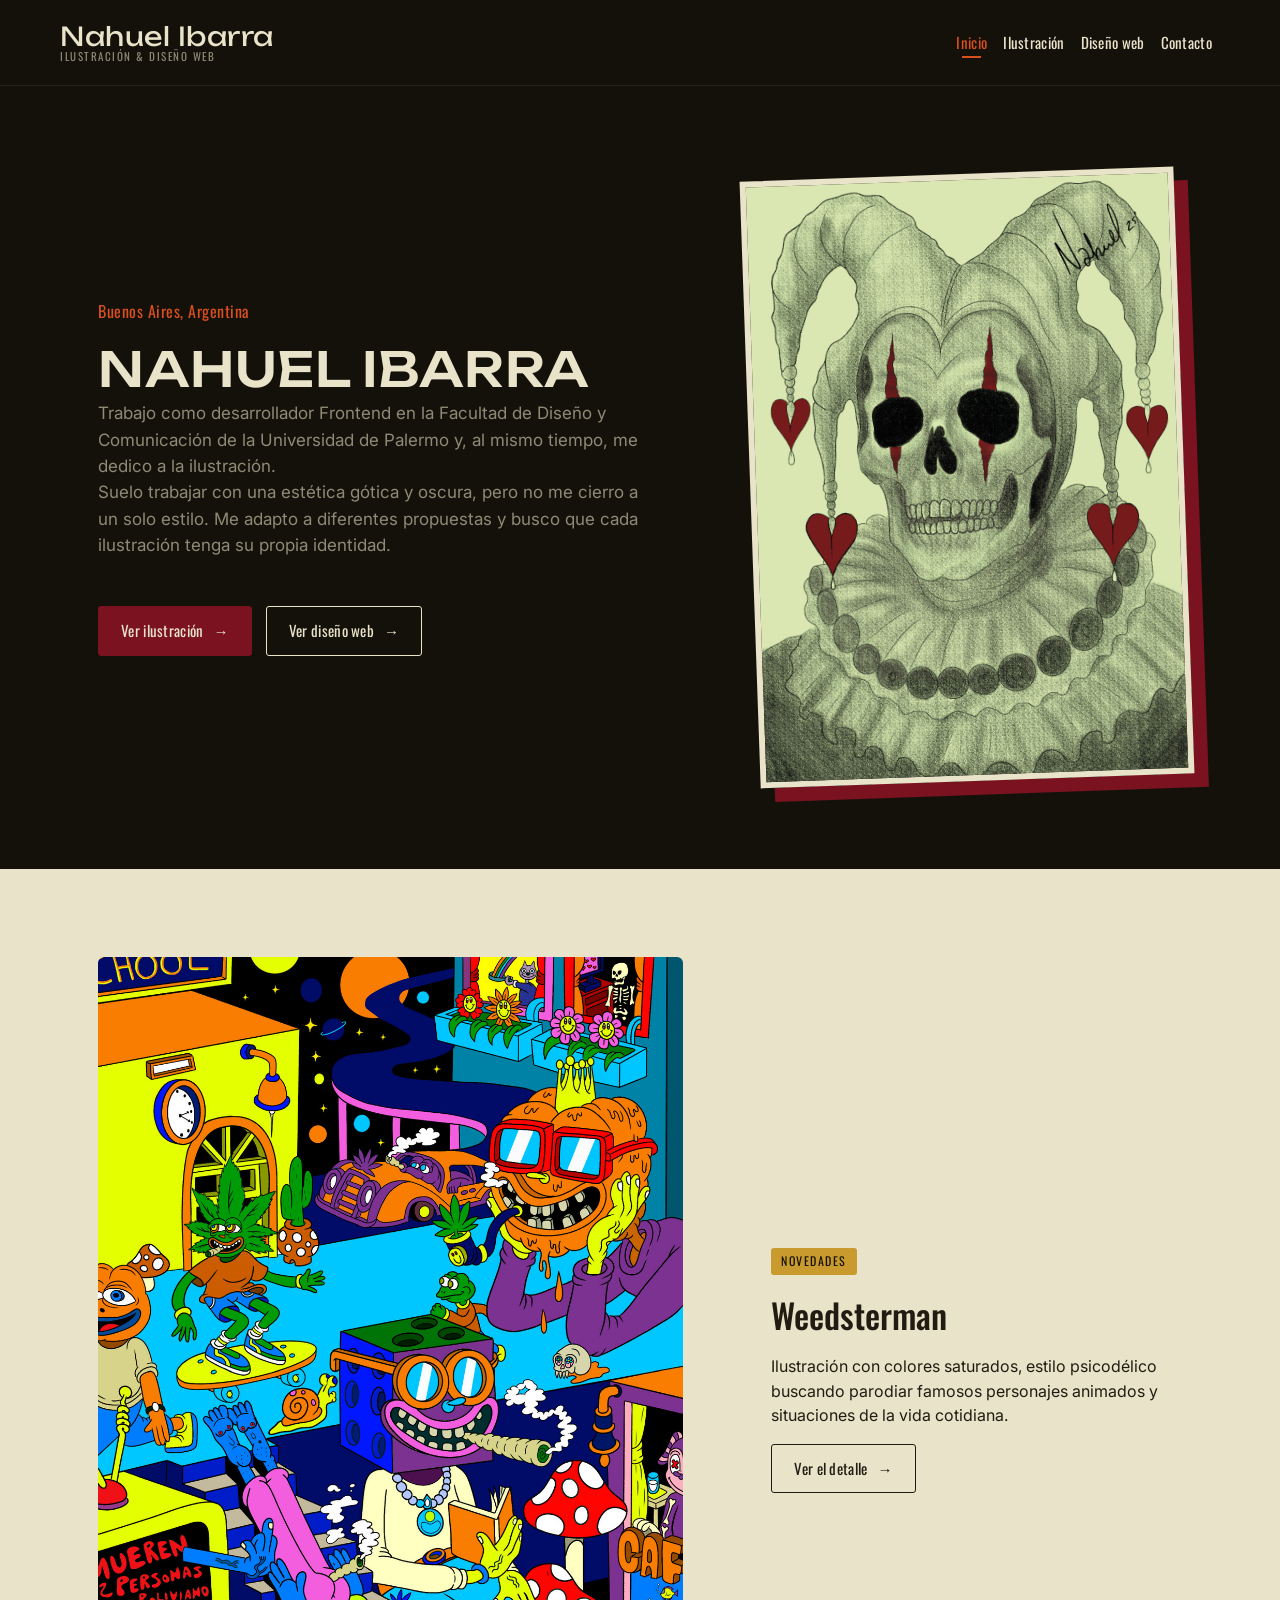
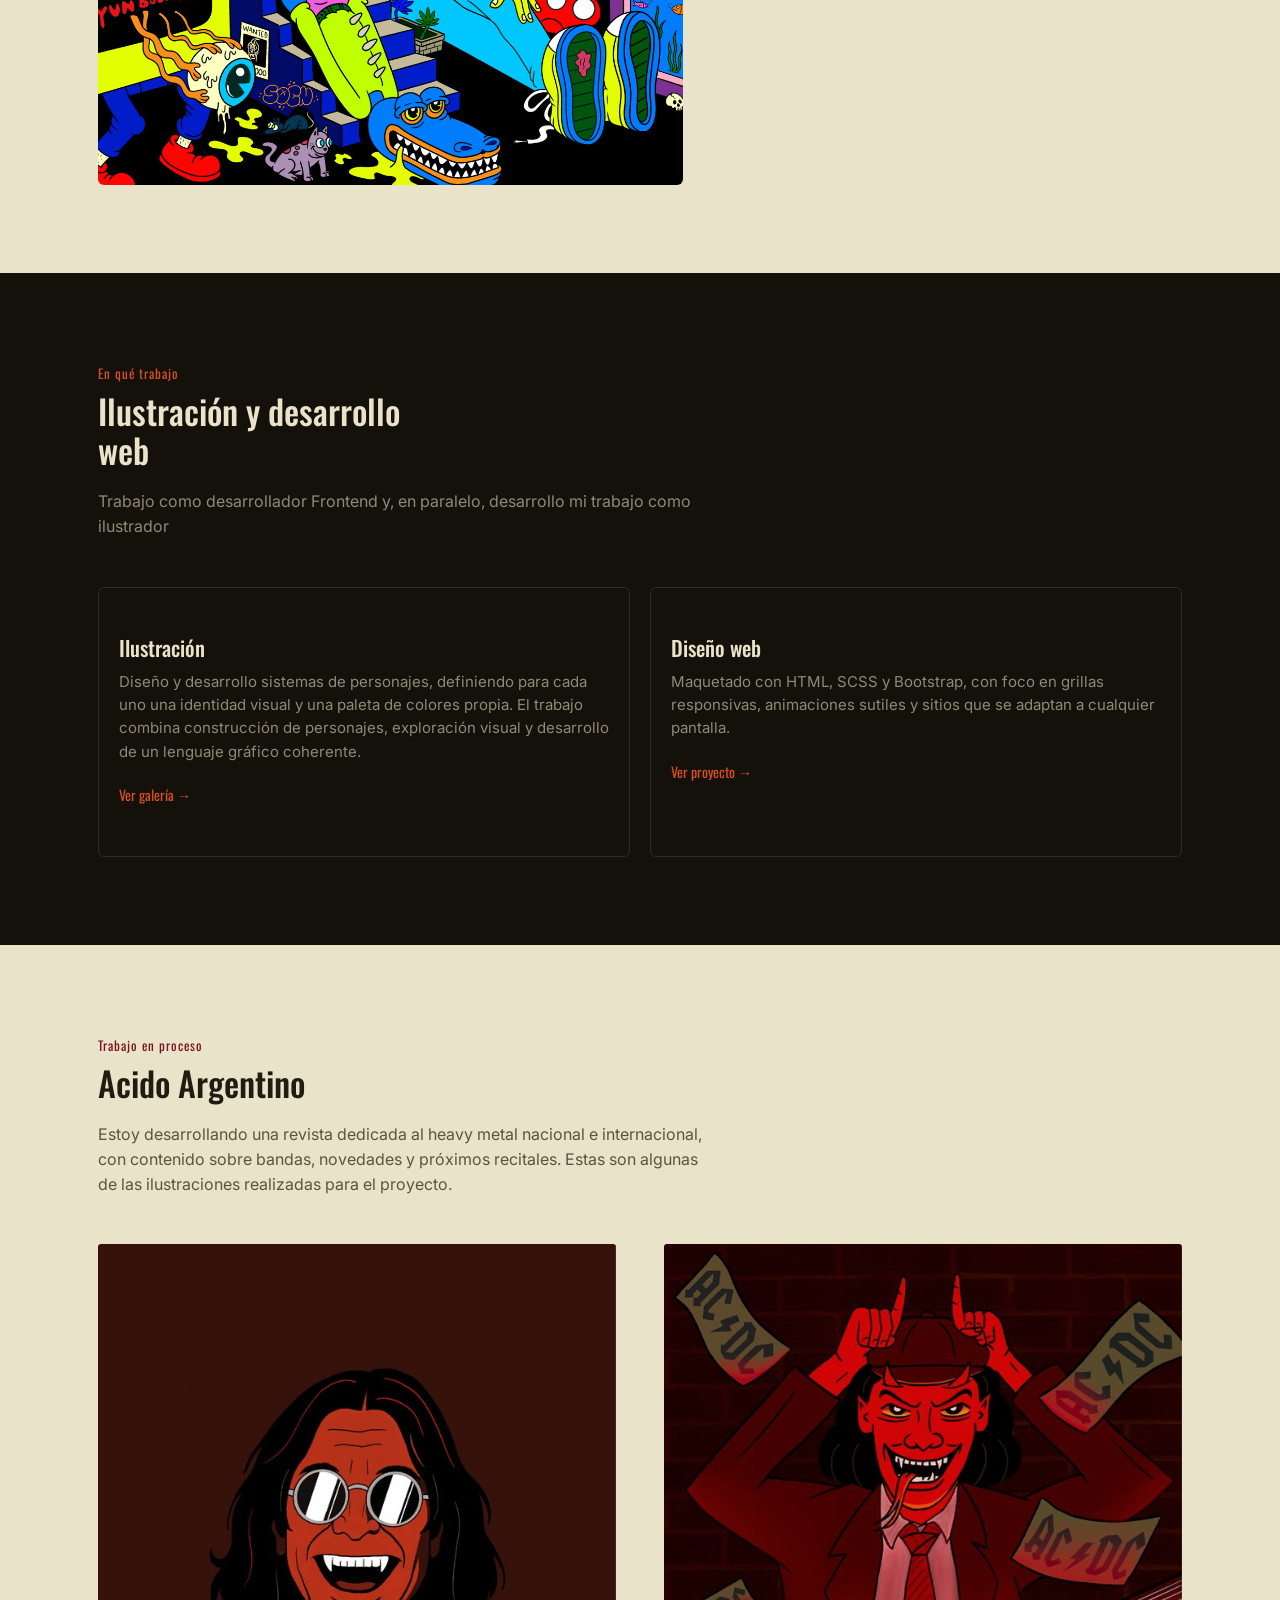
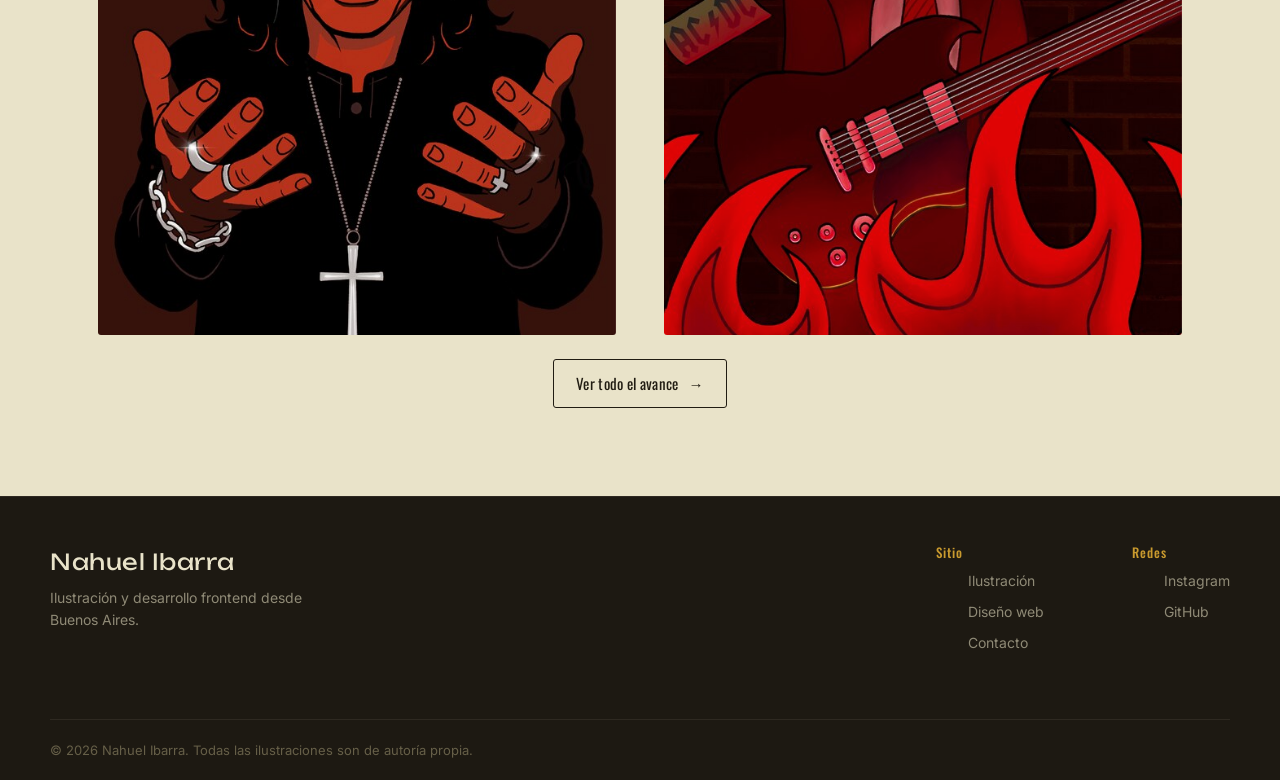
<file: index.html>
<!DOCTYPE html>
<html lang="es">
<head>
    <meta charset="UTF-8">
    <meta name="viewport" content="width=device-width, initial-scale=1.0">
    <title>Nahuel Ibarra — Ilustrador y desarrollador frontend</title>
    <meta name="description" content="Portfolio de Nahuel Ibarra: ilustración de personajes y afiches para la escena del rock y el metal, y desarrollo web frontend. Buenos Aires, Argentina.">
    <link rel="icon" type="image/png" href="img/ilustracion/mascara-eddie.jpg">
    <link href="https://cdn.jsdelivr.net/npm/bootstrap@5.3.8/dist/css/bootstrap.min.css" rel="stylesheet" integrity="sha384-sRIl4kxILFvY47J16cr9ZwB07vP4J8+LH7qKQnuqkuIAvNWLzeN8tE5YBujZqJLB" crossorigin="anonymous">
    <link rel="stylesheet" href="styles/style.css">
</head>
<body>

<a class="salto-contenido" href="#contenido">Ir al contenido</a>

<header>
    <nav class="navbar navbar-expand-lg navbar-dark navbar-custom">
        <div class="container-fluid">
            <a class="navbar-brand d-flex flex-column lh-1" href="index.html">
                <span class="brand-nombre logotipo">Nahuel Ibarra</span>
                <span class="brand-rol">ILUSTRACIÓN &amp; DISEÑO WEB</span>
            </a>
            <button class="navbar-toggler" type="button" data-bs-toggle="collapse" data-bs-target="#navMenu" aria-controls="navMenu" aria-expanded="false" aria-label="Abrir menú">
                <span class="navbar-toggler-icon"></span>
            </button>
            <div class="collapse navbar-collapse" id="navMenu">
                <ul class="navbar-nav ms-auto text-center">
                    <li class="nav-item"><a class="nav-link active" aria-current="page" href="index.html">Inicio</a></li>
                    <li class="nav-item"><a class="nav-link" href="paginas/ilustracion.html">Ilustración</a></li>
                    <li class="nav-item"><a class="nav-link" href="paginas/diseno-web.html">Diseño web</a></li>
                    <li class="nav-item"><a class="nav-link" href="paginas/contacto.html">Contacto</a></li>
                </ul>
            </div>
        </div>
    </nav>
</header>

<main id="contenido">

    <!-- HERO -->
    <section class="hero">
        <div class="contenedor">
            <div class="hero__texto">
                <p class="hero__rol">Buenos Aires, Argentina</p>
                <h1 class="hero__nombre logotipo">NAHUEL IBARRA</h1>
                <p class="hero__bio">
                    Trabajo como desarrollador Frontend en la Facultad de Diseño y Comunicación de la Universidad de Palermo y, al mismo tiempo, me dedico a la ilustración.<br>
                    Suelo trabajar con una estética gótica y oscura, pero no me cierro a un solo estilo. Me adapto a diferentes propuestas y busco que cada ilustración tenga su propia identidad.

                </p>
                <div class="hero__acciones">
                    <a href="paginas/ilustracion.html" class="boton boton--relleno">Ver ilustración <span class="boton__flecha">→</span></a>
                    <a href="paginas/diseno-web.html" class="boton">Ver diseño web <span class="boton__flecha">→</span></a>
                </div>
            </div>
            <div class="hero__imagen">
                <div class="marco">
                    <img class="zoomable" src="img/ilustracion/jester-calavera.jpg" alt="Ilustración de una calavera con capucha de bufón y collar de perlas, obra de Nahuel Ibarra">
                </div>
            </div>
        </div>
    </section>

    <!-- NOVEDAD: WEEDSTERMAN -->
    <section class="seccion--clara">
        <div class="contenedor destacado">
            <div class="destacado__imagen">
                <img class="zoomable" src="img/ilustracion/weedsterman.jpg" alt="Weedsterman, ilustración a color con personajes de estética psicodélica y de dibujo animado callejero">
            </div>
            <div class="destacado__texto">
                <span class="marca-novedad">NOVEDADES</span>
                <h2 class="titulo-seccion">Weedsterman</h2>
                <p>
                    Ilustración con colores saturados, estilo psicodélico buscando parodiar famosos personajes animados y situaciones de la vida cotidiana.
                </p>
                <a href="paginas/ilustracion.html#weedsterman" class="boton">Ver el detalle <span class="boton__flecha">→</span></a>
            </div>
        </div>
    </section>

    <!-- EN QUÉ TRABAJO -->
    <section>
        <div class="contenedor">
            <span class="etiqueta">En qué trabajo</span>
            <h2 class="titulo-seccion">Ilustración y desarrollo web</h2>
            <p class="intro-seccion">Trabajo como desarrollador Frontend y, en paralelo, desarrollo mi trabajo como ilustrador</p>
            <div class="disciplinas">
                <a href="paginas/ilustracion.html" class="disciplina">
                    <h3>Ilustración</h3>
                    <p>
                        Diseño y desarrollo sistemas de personajes, definiendo para cada uno una identidad visual y una paleta de colores propia. El trabajo combina construcción de personajes, exploración visual y desarrollo de un lenguaje gráfico coherente.
                    </p>
                    <span class="disciplina__link">Ver galería →</span>
                </a>
                <a href="paginas/diseno-web.html" class="disciplina">
                    <h3>Diseño web</h3>
                    <p>
                        Maquetado con HTML, SCSS y Bootstrap, con foco en grillas responsivas,
                        animaciones sutiles y sitios que se adaptan a cualquier pantalla.
                    </p>
                    <span class="disciplina__link">Ver proyecto →</span>
                </a>
            </div>
        </div>
    </section>

    <!-- TRABAJO EN PROCESO -->
    <section class="seccion--clara">
        <div class="contenedor">
            <span class="etiqueta">Trabajo en proceso</span>
            <h2 class="titulo-seccion">Acido Argentino</h2>
            <p class="intro-seccion">
                Estoy desarrollando una revista dedicada al heavy metal nacional e internacional, con contenido sobre bandas, novedades y próximos recitales. Estas son algunas de las ilustraciones realizadas para el proyecto.

            </p>
            <div class="revista-grid">
                <img class="zoomable" src="img/revista/revista-1.jpg" alt="Retrato ilustrado de un cantante de heavy metal con lentes redondos y cruz plateada, para la revista en proceso">
                <img class="zoomable" src="img/revista/revista-2.jpg" alt="Personaje demoníaco con guitarra eléctrica entre llamas, ilustración a color para la revista en proceso">
            </div>
            <div class="text-center mt-4">
                <a href="paginas/ilustracion.html#trabajo-en-proceso" class="boton">Ver todo el avance <span class="boton__flecha">→</span></a>
            </div>
        </div>
    </section>

</main>

<!-- pie de pagina -->
<footer>
    <div class="pie-grid">
        <div class="pie-marca">
            <span class="logotipo">Nahuel Ibarra</span>
            <p>Ilustración y desarrollo frontend desde Buenos Aires.</p>
        </div>
        <div class="pie-columnas">
            <div class="pie-columna">
                <h3>Sitio</h3>
                <ul>
                    <li><a href="paginas/ilustracion.html">Ilustración</a></li>
                    <li><a href="paginas/diseno-web.html">Diseño web</a></li>
                    <li><a href="paginas/contacto.html">Contacto</a></li>
                </ul>
            </div>
            <div class="pie-columna">
                <h3>Redes</h3>
                <ul>
                    <li><a href="#" target="_blank" rel="noopener">Instagram</a></li>
                    <li><a href="#" target="_blank" rel="noopener">GitHub</a></li>
                </ul>
            </div>
        </div>
    </div>
    <p class="copyright">© 2026 Nahuel Ibarra. Todas las ilustraciones son de autoría propia.</p>
</footer>

<script src="https://cdn.jsdelivr.net/npm/bootstrap@5.3.8/dist/js/bootstrap.bundle.min.js" integrity="sha384-FKyoEForCGlyvwx9Hj09JcYn3nv7wiPVlz7YYwJrWVcXK/BmnVDxM+D2scQbITxI" crossorigin="anonymous"></script>
<script src="scripts/lightbox.js"></script>
</body>
</html>
</file>
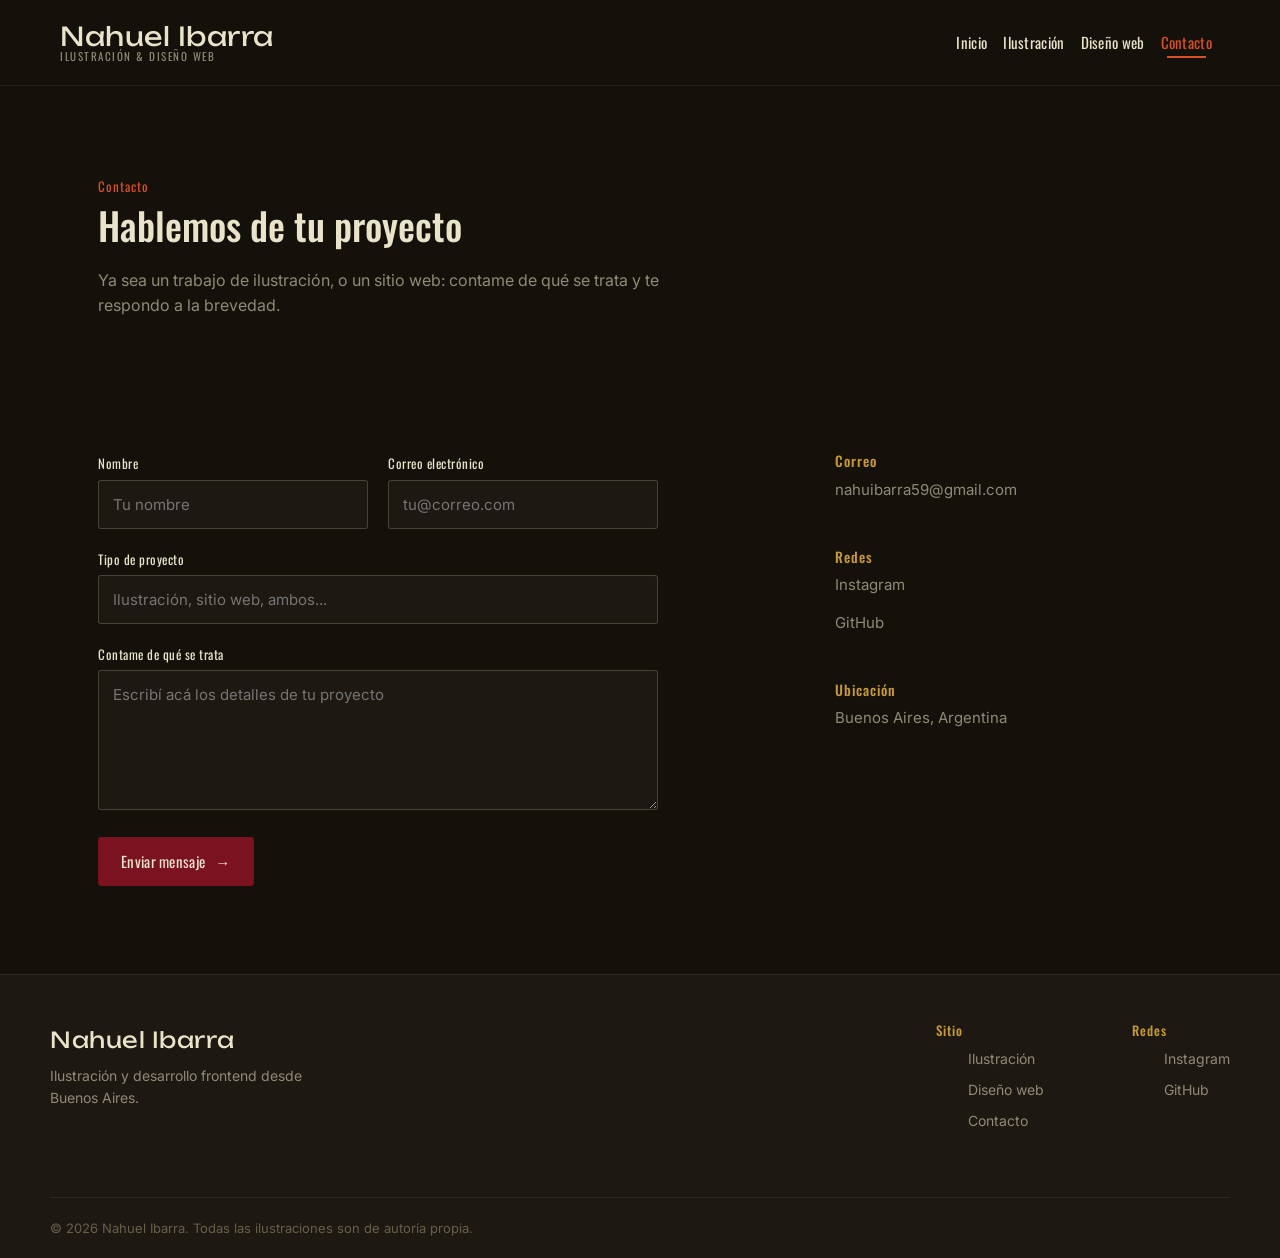
<file: paginas/contacto.html>
<!DOCTYPE html>
<html lang="es">
<head>
    <meta charset="UTF-8">
    <meta name="viewport" content="width=device-width, initial-scale=1.0">
    <title>Contacto | Nahuel Ibarra</title>
    <meta name="description" content="Contactate con Nahuel Ibarra para encargos de ilustración o proyectos de desarrollo web frontend.">
    <link rel="icon" type="image/png" href="../img/ilustracion/mascara-eddie.jpg">
    <link href="https://cdn.jsdelivr.net/npm/bootstrap@5.3.8/dist/css/bootstrap.min.css" rel="stylesheet" integrity="sha384-sRIl4kxILFvY47J16cr9ZwB07vP4J8+LH7qKQnuqkuIAvNWLzeN8tE5YBujZqJLB" crossorigin="anonymous">
    <link rel="stylesheet" href="../styles/style.css">
</head>
<body>

<a class="salto-contenido" href="#contenido">Ir al contenido</a>

<header>
    <nav class="navbar navbar-expand-lg navbar-dark navbar-custom">
        <div class="container-fluid">
            <a class="navbar-brand d-flex flex-column lh-1" href="../index.html">
                <span class="brand-nombre logotipo">Nahuel Ibarra</span>
                <span class="brand-rol">ILUSTRACIÓN &amp; DISEÑO WEB</span>
            </a>
            <button class="navbar-toggler" type="button" data-bs-toggle="collapse" data-bs-target="#navMenu" aria-controls="navMenu" aria-expanded="false" aria-label="Abrir menú">
                <span class="navbar-toggler-icon"></span>
            </button>
            <div class="collapse navbar-collapse" id="navMenu">
                <ul class="navbar-nav ms-auto text-center">
                    <li class="nav-item"><a class="nav-link" href="../index.html">Inicio</a></li>
                    <li class="nav-item"><a class="nav-link" href="ilustracion.html">Ilustración</a></li>
                    <li class="nav-item"><a class="nav-link" href="diseno-web.html">Diseño web</a></li>
                    <li class="nav-item"><a class="nav-link active" aria-current="page" href="contacto.html">Contacto</a></li>
                </ul>
            </div>
        </div>
    </nav>
</header>

<main id="contenido">

    <section class="hero" style="padding-bottom: 0;">
        <div class="contenedor" style="display:block;">
            <span class="etiqueta">Contacto</span>
            <h1 class="titulo-seccion" style="max-width: 26ch; font-size: 38px;">Hablemos de tu proyecto</h1>
            <p class="intro-seccion" style="max-width: 62ch;">
                Ya sea un trabajo de ilustración, o un sitio web:
                contame de qué se trata y te respondo a la brevedad.
            </p>
        </div>
    </section>

    <section>
        <div class="contenedor contacto-layout">

            <form class="formulario-contacto" aria-label="Formulario de contacto">
                <div class="campo-fila">
                    <div class="campo">
                        <label for="nombre">Nombre</label>
                        <input type="text" id="nombre" name="nombre" placeholder="Tu nombre" required>
                    </div>
                    <div class="campo">
                        <label for="email">Correo electrónico</label>
                        <input type="email" id="email" name="email" placeholder="tu@correo.com" required>
                    </div>
                </div>

                <div class="campo">
                    <label for="asunto">Tipo de proyecto</label>
                    <input type="text" id="asunto" name="asunto" placeholder="Ilustración, sitio web, ambos...">
                </div>

                <div class="campo">
                    <label for="mensaje">Contame de qué se trata</label>
                    <textarea id="mensaje" name="mensaje" placeholder="Escribí acá los detalles de tu proyecto" required></textarea>
                </div>

                <button type="submit" class="boton boton--relleno">Enviar mensaje <span class="boton__flecha">→</span></button>
            </form>

            <div class="contacto-info">
                <h3>Correo</h3>
                <p><a href="mailto:nahuibarra59@gmail.com">nahuibarra59@gmail.com</a></p>

                <h3>Redes</h3>
                <p><a href="#" target="_blank" rel="noopener">Instagram</a></p>
                <p><a href="https://github.com/nibra3" target="_blank" rel="noopener">GitHub</a></p>

                <h3>Ubicación</h3>
                <p>Buenos Aires, Argentina</p>
            </div>

        </div>
    </section>

</main>

<!-- pie de pagina -->
<footer>
    <div class="pie-grid">
        <div class="pie-marca">
            <span class="logotipo">Nahuel Ibarra</span>
            <p>Ilustración y desarrollo frontend desde Buenos Aires.</p>
        </div>
        <div class="pie-columnas">
            <div class="pie-columna">
                <h3>Sitio</h3>
                <ul>
                    <li><a href="ilustracion.html">Ilustración</a></li>
                    <li><a href="diseno-web.html">Diseño web</a></li>
                    <li><a href="contacto.html">Contacto</a></li>
                </ul>
            </div>
            <div class="pie-columna">
                <h3>Redes</h3>
                <ul>
                    <li><a href="#" target="_blank" rel="noopener">Instagram</a></li>
                    <li><a href="https://github.com/nibra3" target="_blank" rel="noopener">GitHub</a></li>
                </ul>
            </div>
        </div>
    </div>
    <p class="copyright">© 2026 Nahuel Ibarra. Todas las ilustraciones son de autoría propia.</p>
</footer>

<script src="https://cdn.jsdelivr.net/npm/bootstrap@5.3.8/dist/js/bootstrap.bundle.min.js" integrity="sha384-FKyoEForCGlyvwx9Hj09JcYn3nv7wiPVlz7YYwJrWVcXK/BmnVDxM+D2scQbITxI" crossorigin="anonymous"></script>
</body>
</html>
</file>
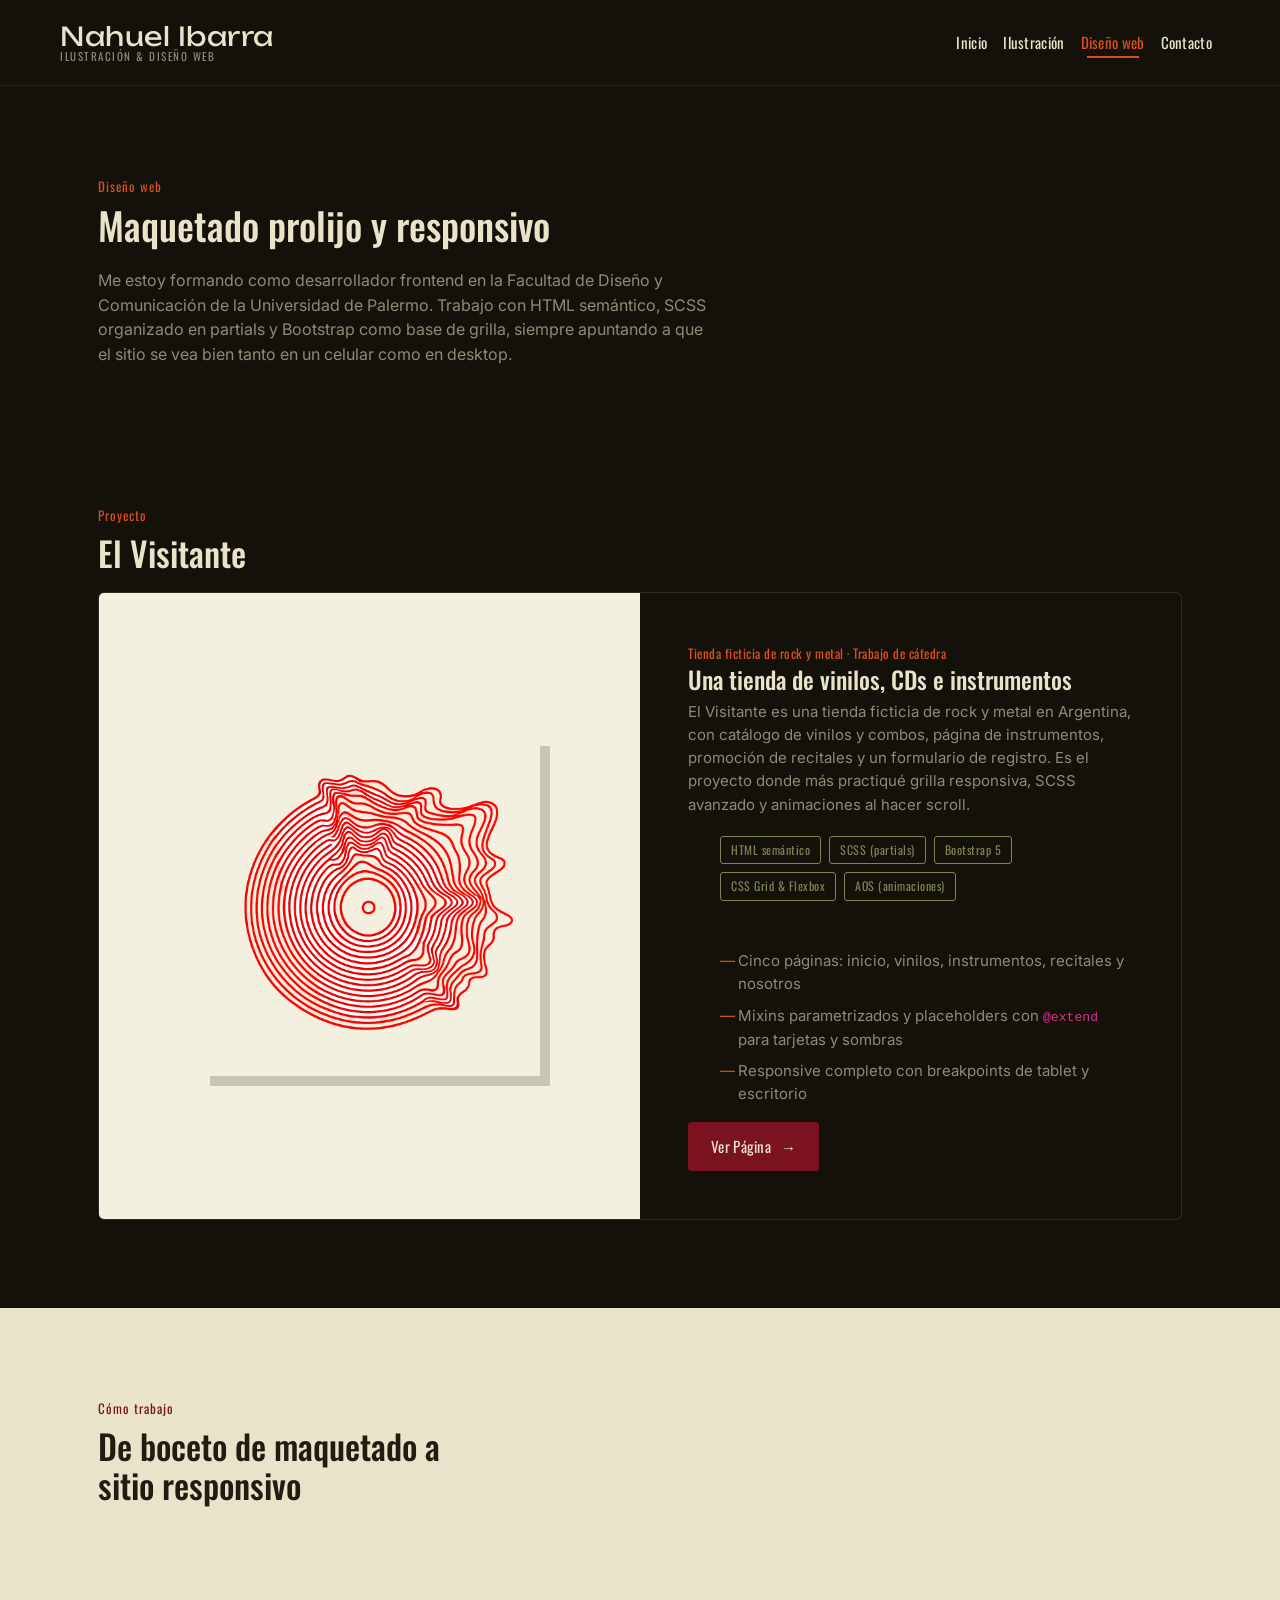
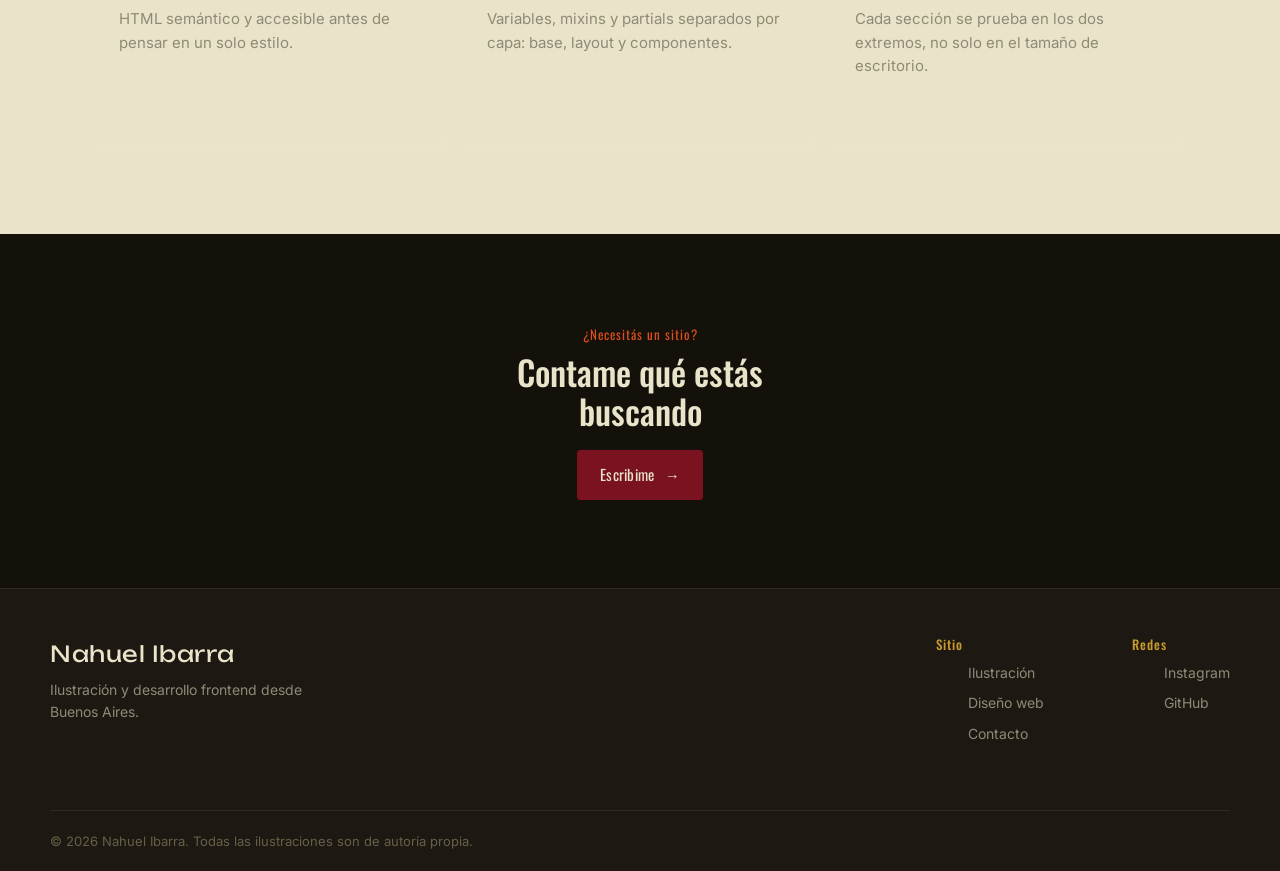
<file: paginas/diseno-web.html>
<!DOCTYPE html>
<html lang="es">
<head>
    <meta charset="UTF-8">
    <meta name="viewport" content="width=device-width, initial-scale=1.0">
    <title>Diseño web | Nahuel Ibarra</title>
    <meta name="description" content="Trabajo de desarrollo frontend de Nahuel Ibarra: maquetado con HTML, SCSS y Bootstrap, con el proyecto El Visitante como caso principal.">
    <link rel="icon" type="image/png" href="../img/ilustracion/mascara-eddie.jpg">
    <link href="https://cdn.jsdelivr.net/npm/bootstrap@5.3.8/dist/css/bootstrap.min.css" rel="stylesheet" integrity="sha384-sRIl4kxILFvY47J16cr9ZwB07vP4J8+LH7qKQnuqkuIAvNWLzeN8tE5YBujZqJLB" crossorigin="anonymous">
    <link rel="stylesheet" href="../styles/style.css">
</head>
<body>

<a class="salto-contenido" href="#contenido">Ir al contenido</a>

<header>
    <nav class="navbar navbar-expand-lg navbar-dark navbar-custom">
        <div class="container-fluid">
            <a class="navbar-brand d-flex flex-column lh-1" href="../index.html">
                <span class="brand-nombre logotipo">Nahuel Ibarra</span>
                <span class="brand-rol">ILUSTRACIÓN &amp; DISEÑO WEB</span>
            </a>
            <button class="navbar-toggler" type="button" data-bs-toggle="collapse" data-bs-target="#navMenu" aria-controls="navMenu" aria-expanded="false" aria-label="Abrir menú">
                <span class="navbar-toggler-icon"></span>
            </button>
            <div class="collapse navbar-collapse" id="navMenu">
                <ul class="navbar-nav ms-auto text-center">
                    <li class="nav-item"><a class="nav-link" href="../index.html">Inicio</a></li>
                    <li class="nav-item"><a class="nav-link" href="ilustracion.html">Ilustración</a></li>
                    <li class="nav-item"><a class="nav-link active" aria-current="page" href="diseno-web.html">Diseño web</a></li>
                    <li class="nav-item"><a class="nav-link" href="contacto.html">Contacto</a></li>
                </ul>
            </div>
        </div>
    </nav>
</header>

<main id="contenido">

    <section class="hero" style="padding-bottom: 0;">
        <div class="contenedor" style="display:block;">
            <span class="etiqueta">Diseño web</span>
            <h1 class="titulo-seccion" style="max-width: 26ch; font-size: 38px;">Maquetado prolijo y responsivo</h1>
            <p class="intro-seccion" style="max-width: 62ch;">
                Me estoy formando como desarrollador frontend en la Facultad de Diseño y Comunicación
                de la Universidad de Palermo. Trabajo con HTML semántico, SCSS organizado en partials
                y Bootstrap como base de grilla, siempre apuntando a que el sitio se vea bien tanto
                en un celular como en desktop.
            </p>
        </div>
    </section>

    <!-- PROYECTO: EL VISITANTE -->
    <section>
        <div class="contenedor">
            <span class="etiqueta">Proyecto</span>
            <h2 class="titulo-seccion">El Visitante</h2>

            <div class="proyecto">
                <div class="proyecto__visual">
                    <img class="zoomable" src="../img/site/el-visitante-logo.png" alt="Logo de El Visitante: un vinilo deformado en trazo rojo sobre fondo claro">
                </div>
                <div class="proyecto__cuerpo">
                    <span class="proyecto__rol">Tienda ficticia de rock y metal · Trabajo de cátedra</span>
                    <h3>Una tienda de vinilos, CDs e instrumentos</h3>
                    <p>
                        El Visitante es una tienda ficticia de rock y metal en Argentina, con catálogo
                        de vinilos y combos, página de instrumentos, promoción de recitales y un
                        formulario de registro. Es el proyecto donde más practiqué grilla responsiva,
                        SCSS avanzado y animaciones al hacer scroll.
                    </p>
                    <ul class="stack">
                        <li>HTML semántico</li>
                        <li>SCSS (partials)</li>
                        <li>Bootstrap 5</li>
                        <li>CSS Grid &amp; Flexbox</li>
                        <li>AOS (animaciones)</li>
                    </ul>
                    <ul class="tareas-lista">
                        <li>Cinco páginas: inicio, vinilos, instrumentos, recitales y nosotros</li>
                        <li>Mixins parametrizados y placeholders con <code>@extend</code> para tarjetas y sombras</li>
                        <li>Responsive completo con breakpoints de tablet y escritorio</li>
                    </ul>
                    <div class="proyecto__acciones">
                        <a href="https://nibra3.github.io/el-visitante/" target="_blank" rel="noopener" class="boton boton--relleno">Ver Página <span class="boton__flecha">→</span></a>
                    </div>
                </div>
            </div>
        </div>
    </section>

    <!-- CÓMO TRABAJO -->
    <section class="seccion--clara">
        <div class="contenedor">
            <span class="etiqueta">Cómo trabajo</span>
            <h2 class="titulo-seccion">De boceto de maquetado a sitio responsivo</h2>
            <!-- <p class="intro-seccion">
                Prefiero entender por qué funciona una propiedad de CSS antes de aplicarla, así que
                voy probando cada solución en el navegador en vez de darla por buena de una.
            </p> -->
            <div class="disciplinas">
                <div class="disciplina">
                    <h3>Estructura primero</h3>
                    <p>HTML semántico y accesible antes de pensar en un solo estilo.</p>
                </div>
                <div class="disciplina">
                    <h3>SCSS organizado</h3>
                    <p>Variables, mixins y partials separados por capa: base, layout y componentes.</p>
                </div>
                <div class="disciplina">
                    <h3>Mobile y desktop</h3>
                    <p>Cada sección se prueba en los dos extremos, no solo en el tamaño de escritorio.</p>
                </div>
            </div>
        </div>
    </section>

    <section class="cierre-cta">
        <div class="contenedor">
            <span class="etiqueta">¿Necesitás un sitio?</span>
            <h2 class="titulo-seccion" style="margin-left:auto; margin-right:auto;">Contame qué estás buscando</h2>
            <a href="contacto.html" class="boton boton--relleno">Escribime <span class="boton__flecha">→</span></a>
        </div>
    </section>

</main>

<!-- pie de pagina -->
<footer>
    <div class="pie-grid">
        <div class="pie-marca">
            <span class="logotipo">Nahuel Ibarra</span>
            <p>Ilustración y desarrollo frontend desde Buenos Aires.</p>
        </div>
        <div class="pie-columnas">
            <div class="pie-columna">
                <h3>Sitio</h3>
                <ul>
                    <li><a href="ilustracion.html">Ilustración</a></li>
                    <li><a href="diseno-web.html">Diseño web</a></li>
                    <li><a href="contacto.html">Contacto</a></li>
                </ul>
            </div>
            <div class="pie-columna">
                <h3>Redes</h3>
                <ul>
                    <li><a href="#" target="_blank" rel="noopener">Instagram</a></li>
                    <li><a href="https://github.com/nibra3" target="_blank" rel="noopener">GitHub</a></li>
                </ul>
            </div>
        </div>
    </div>
    <p class="copyright">© 2026 Nahuel Ibarra. Todas las ilustraciones son de autoría propia.</p>
</footer>

<script src="https://cdn.jsdelivr.net/npm/bootstrap@5.3.8/dist/js/bootstrap.bundle.min.js" integrity="sha384-FKyoEForCGlyvwx9Hj09JcYn3nv7wiPVlz7YYwJrWVcXK/BmnVDxM+D2scQbITxI" crossorigin="anonymous"></script>
<script src="../scripts/lightbox.js"></script>
</body>
</html>
</file>
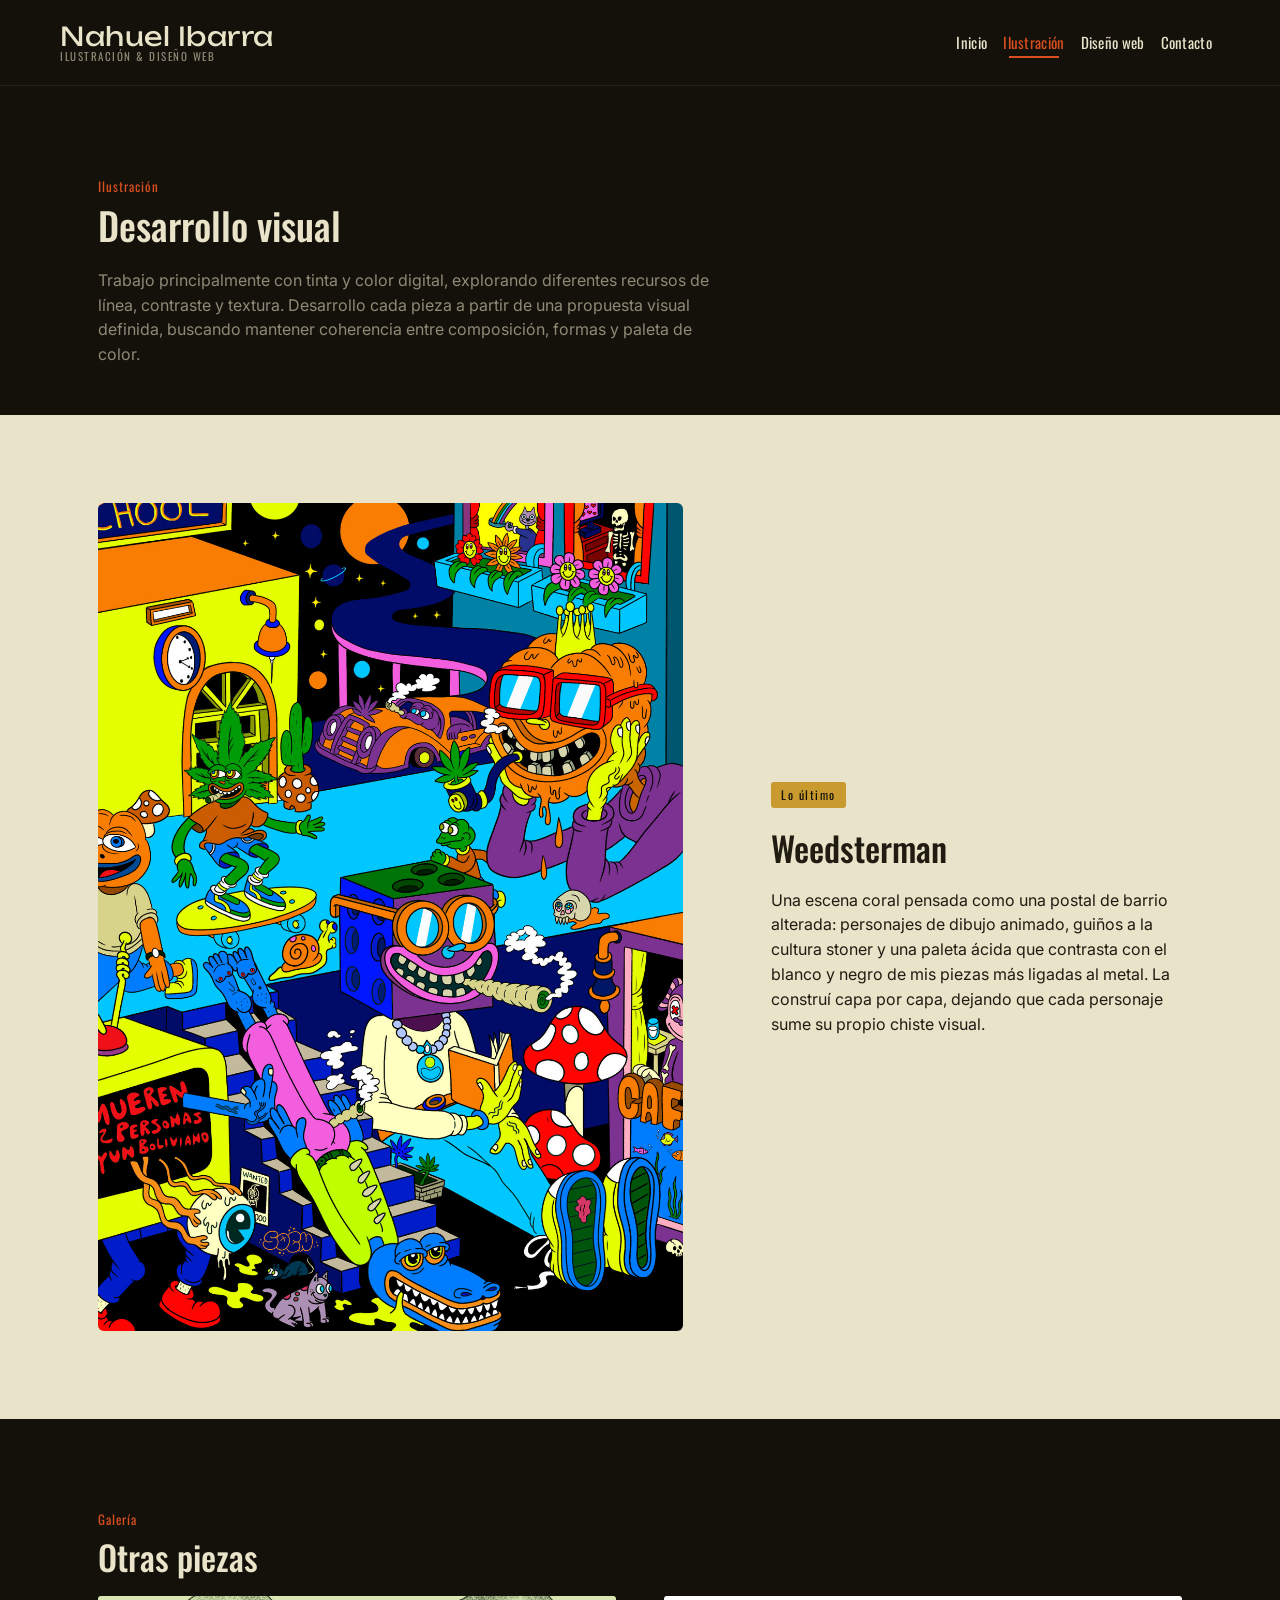
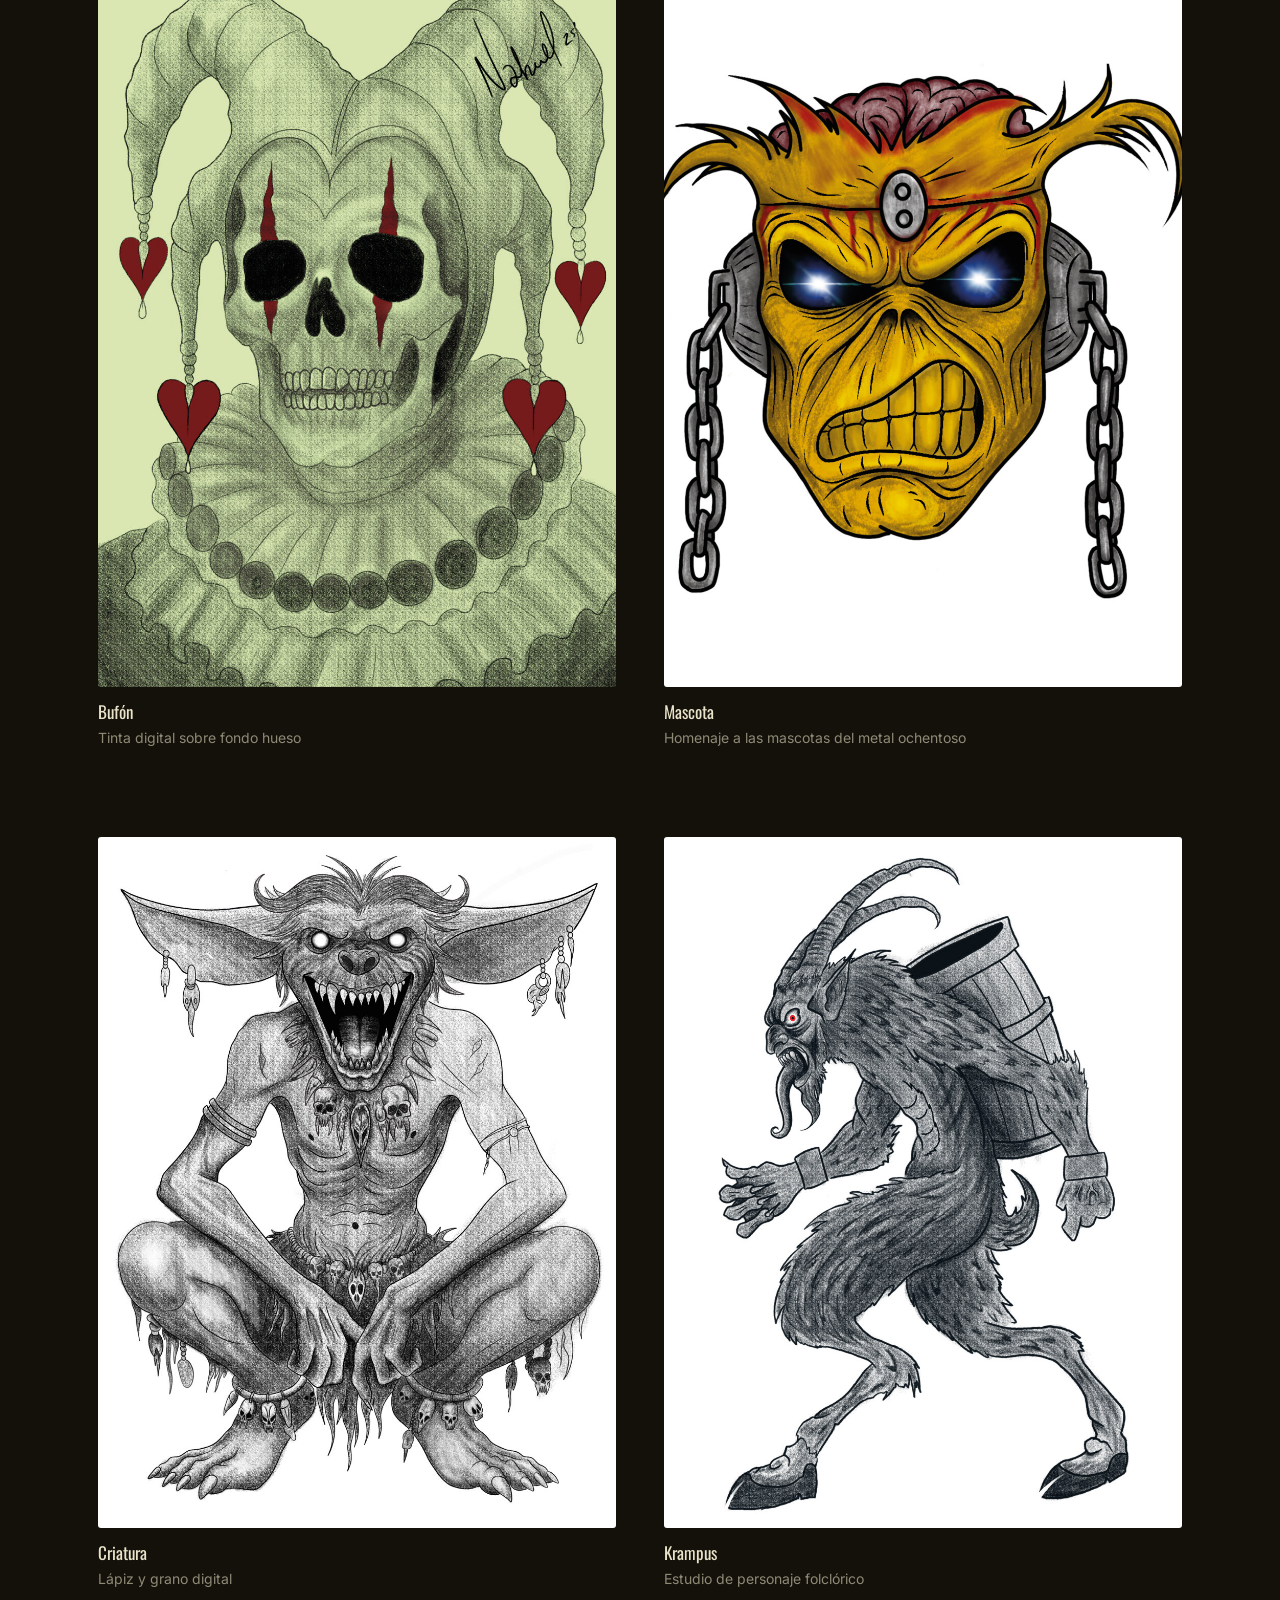
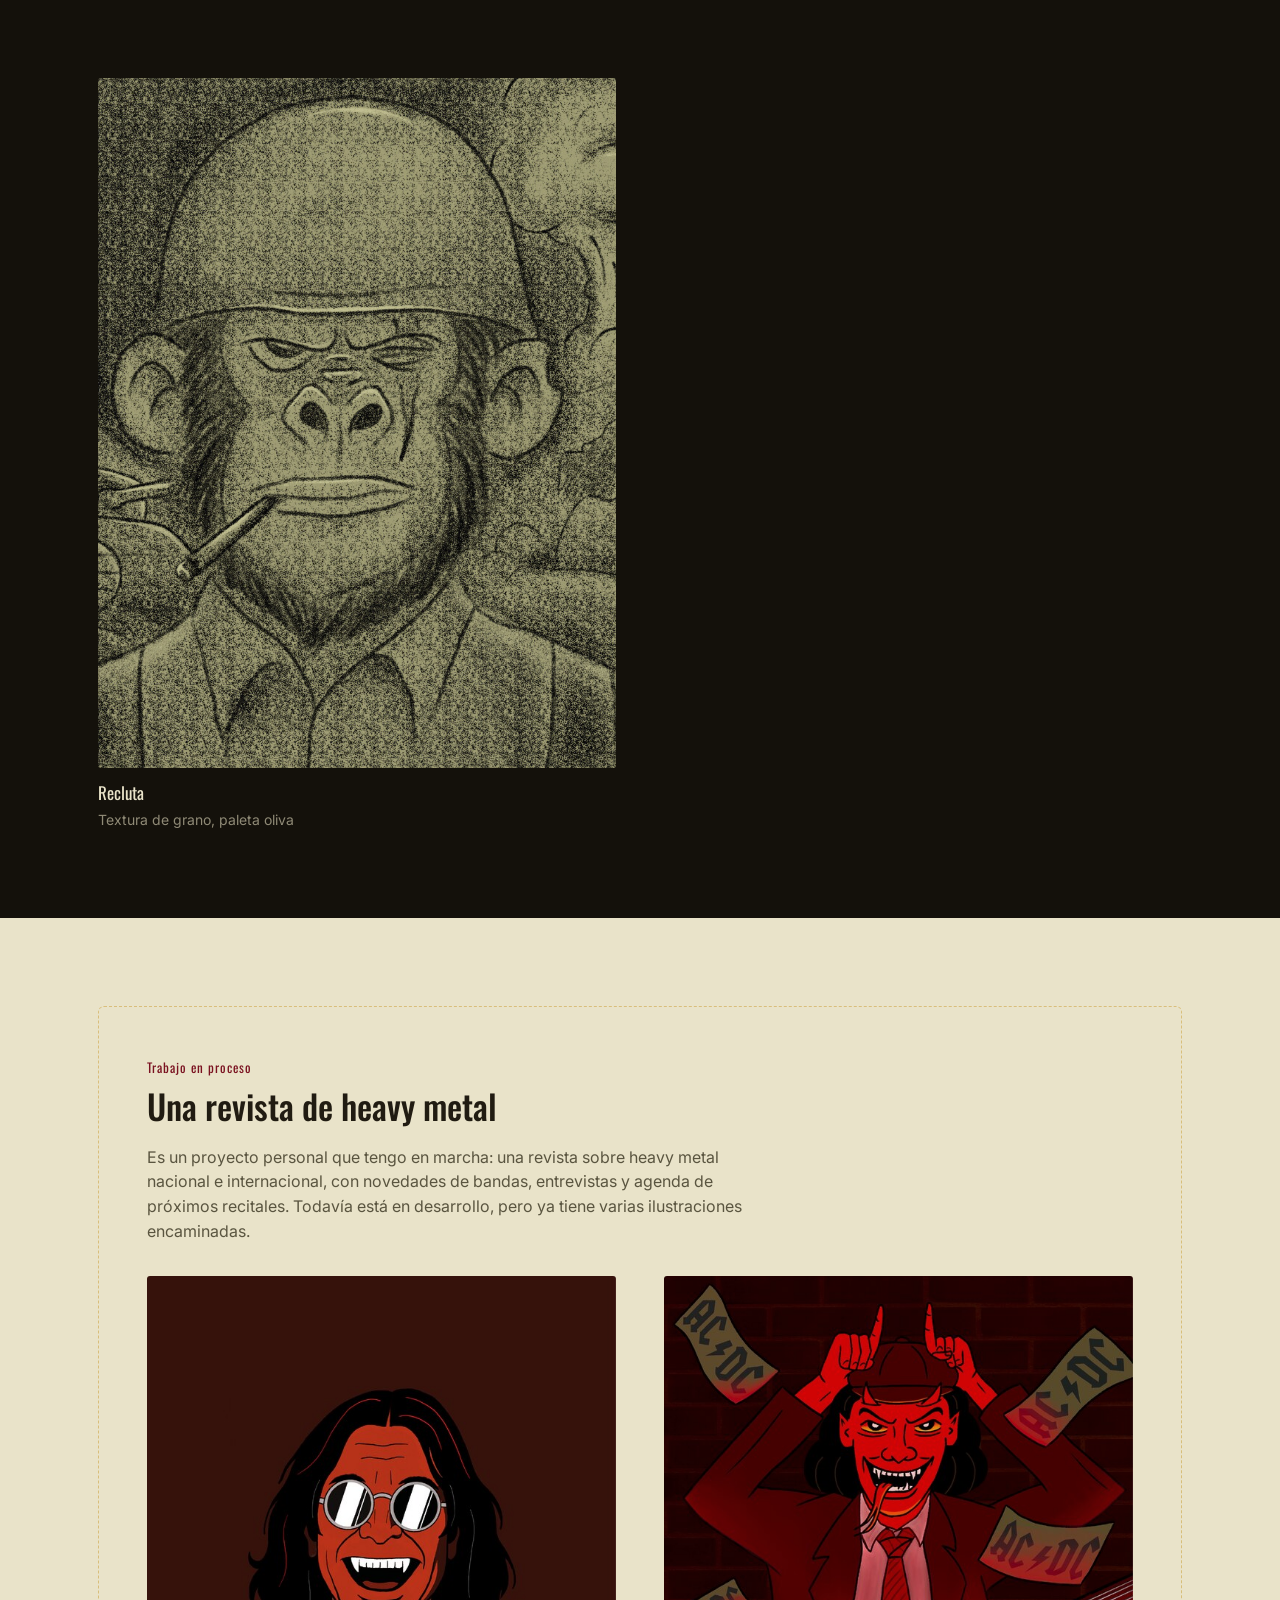
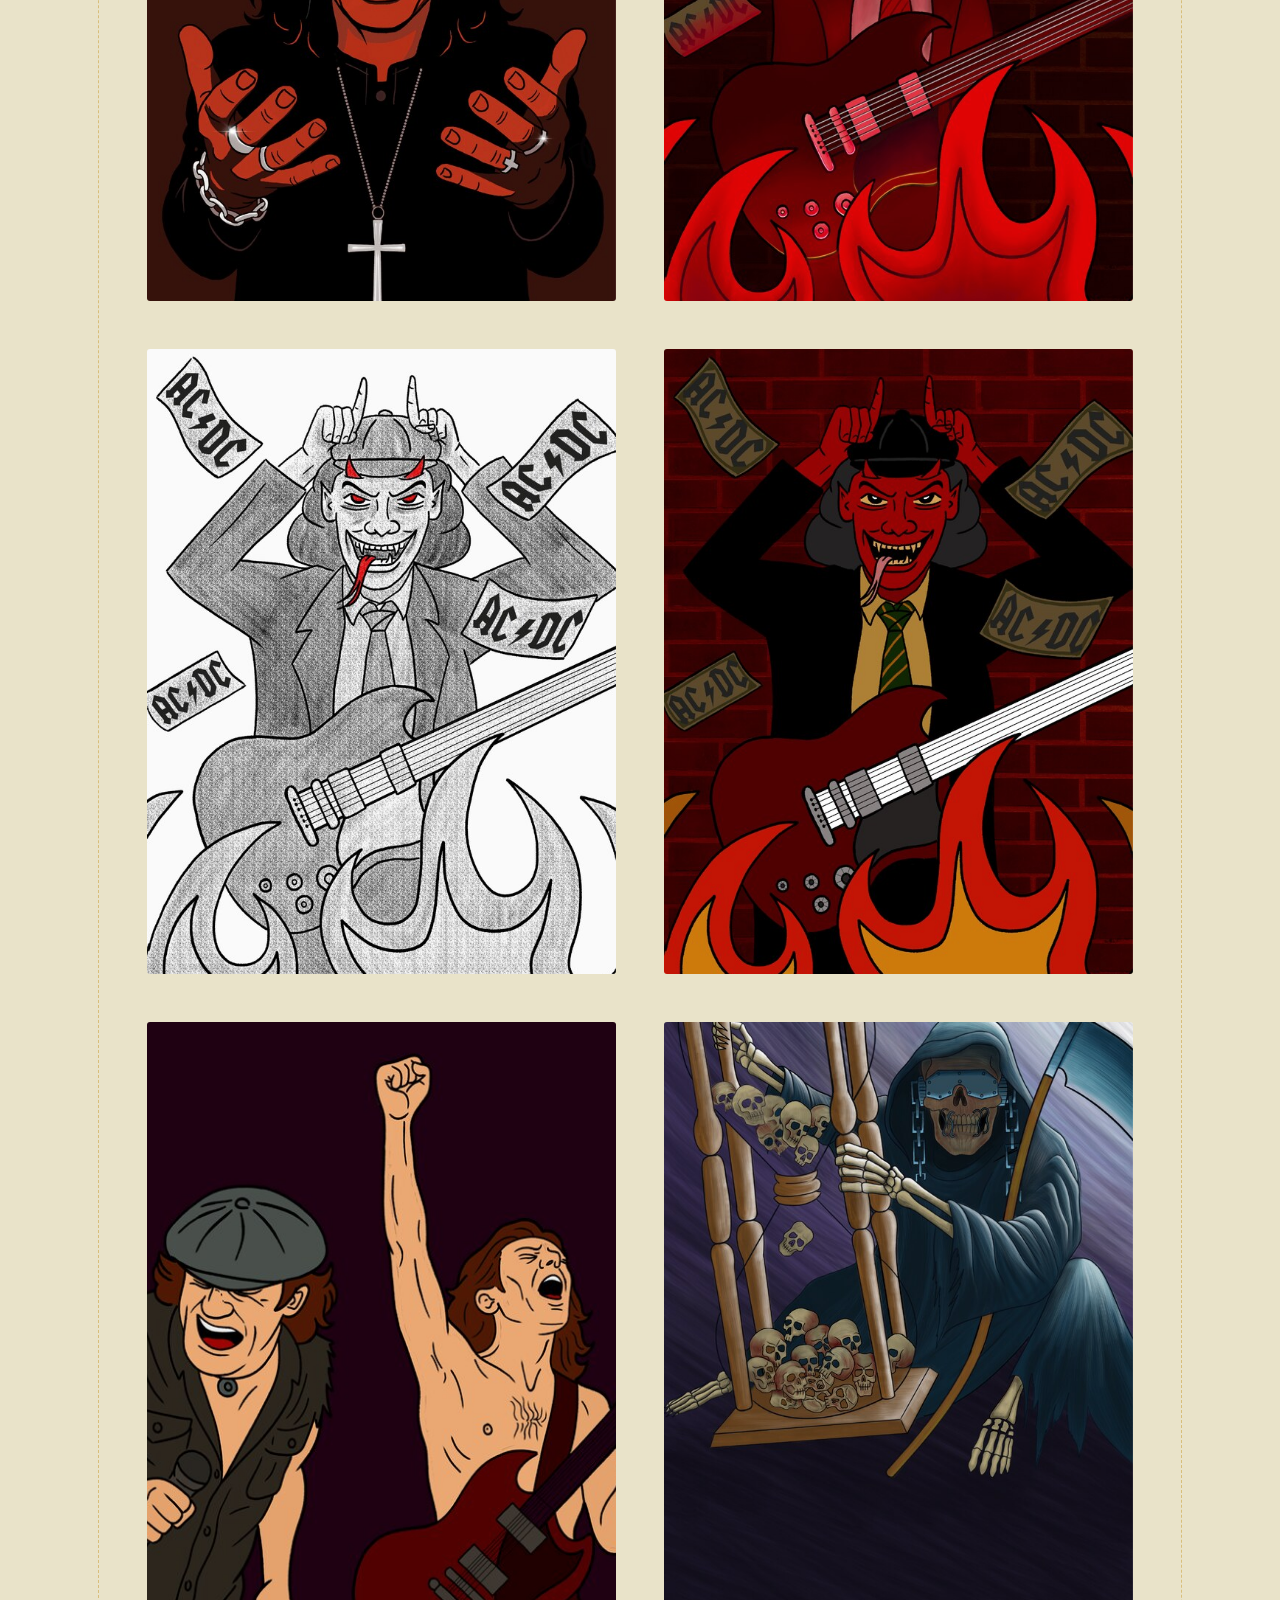
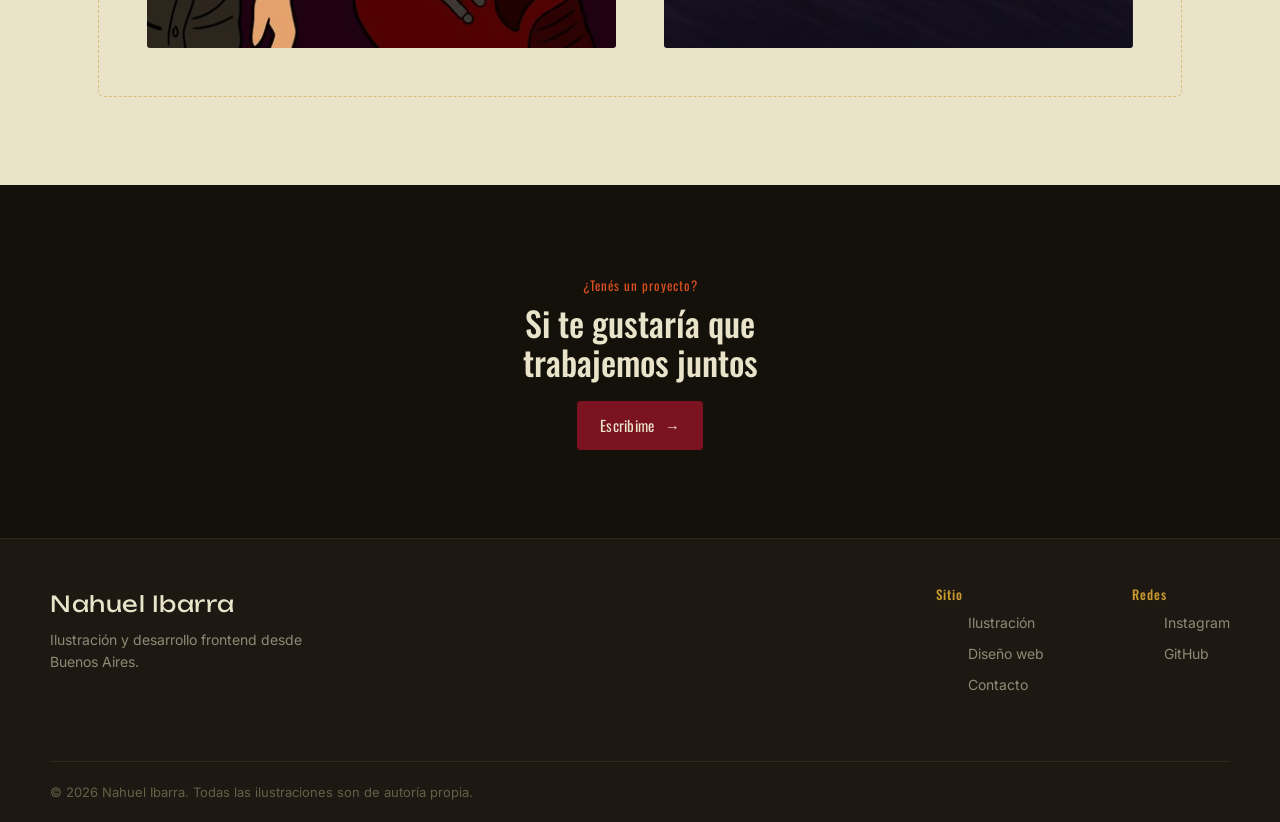
<file: paginas/ilustracion.html>
<!DOCTYPE html>
<html lang="es">
<head>
    <meta charset="UTF-8">
    <meta name="viewport" content="width=device-width, initial-scale=1.0">
    <title>Ilustración | Nahuel Ibarra</title>
    <meta name="description" content="Ilustraciones de Nahuel Ibarra: criaturas, calaveras y personajes para la escena del rock y el metal, más el avance de una revista de heavy metal en proceso.">
    <link rel="icon" type="image/png" href="../img/ilustracion/mascara-eddie.jpg">
    <link href="https://cdn.jsdelivr.net/npm/bootstrap@5.3.8/dist/css/bootstrap.min.css" rel="stylesheet" integrity="sha384-sRIl4kxILFvY47J16cr9ZwB07vP4J8+LH7qKQnuqkuIAvNWLzeN8tE5YBujZqJLB" crossorigin="anonymous">
    <link rel="stylesheet" href="../styles/style.css">
</head>
<body>

<a class="salto-contenido" href="#contenido">Ir al contenido</a>

<header>
    <nav class="navbar navbar-expand-lg navbar-dark navbar-custom">
        <div class="container-fluid">
            <a class="navbar-brand d-flex flex-column lh-1" href="../index.html">
                <span class="brand-nombre logotipo">Nahuel Ibarra</span>
                <span class="brand-rol">ILUSTRACIÓN &amp; DISEÑO WEB</span>
            </a>
            <button class="navbar-toggler" type="button" data-bs-toggle="collapse" data-bs-target="#navMenu" aria-controls="navMenu" aria-expanded="false" aria-label="Abrir menú">
                <span class="navbar-toggler-icon"></span>
            </button>
            <div class="collapse navbar-collapse" id="navMenu">
                <ul class="navbar-nav ms-auto text-center">
                    <li class="nav-item"><a class="nav-link" href="../index.html">Inicio</a></li>
                    <li class="nav-item"><a class="nav-link active" aria-current="page" href="ilustracion.html">Ilustración</a></li>
                    <li class="nav-item"><a class="nav-link" href="diseno-web.html">Diseño web</a></li>
                    <li class="nav-item"><a class="nav-link" href="contacto.html">Contacto</a></li>
                </ul>
            </div>
        </div>
    </nav>
</header>

<main id="contenido">

    <section class="hero" style="padding-bottom: 0;">
        <div class="contenedor" style="display:block;">
            <span class="etiqueta">Ilustración</span>
            <h1 class="titulo-seccion" style="max-width: 26ch; font-size: 38px;">Desarrollo visual</h1>
            <p class="intro-seccion" style="max-width: 62ch;">
                Trabajo principalmente con tinta y color digital, explorando diferentes recursos de línea, contraste y textura. Desarrollo cada pieza a partir de una propuesta visual definida, buscando mantener coherencia entre composición, formas y paleta de color.
            </p>
        </div>
    </section>

    <!-- PIEZA DESTACADA: WEEDSTERMAN -->
    <section id="weedsterman" class="seccion--clara">
        <div class="contenedor destacado">
            <div class="destacado__imagen">
                <img class="zoomable" src="../img/ilustracion/weedsterman.jpg" alt="Weedsterman, ilustración a color con personajes de estética psicodélica y de dibujo animado callejero">
            </div>
            <div class="destacado__texto">
                <span class="marca-novedad">Lo último</span>
                <h2 class="titulo-seccion">Weedsterman</h2>
                <p>
                    Una escena coral pensada como una postal de barrio alterada: personajes de dibujo
                    animado, guiños a la cultura stoner y una paleta ácida que contrasta con el
                    blanco y negro de mis piezas más ligadas al metal. La construí capa por capa,
                    dejando que cada personaje sume su propio chiste visual.
                </p>
            </div>
        </div>
    </section>

    <!-- GALERÍA -->
    <section>
        <div class="contenedor">
            <span class="etiqueta">Galería</span>
            <h2 class="titulo-seccion">Otras piezas</h2>
            <div class="galeria">

                <div class="galeria__pieza">
                    <figure>
                        <img class="zoomable" src="../img/ilustracion/jester-calavera.jpg" alt="Calavera con capucha de bufón, lágrimas de sangre y collar de perlas">
                        <figcaption>
                            <span class="pieza__titulo">Bufón</span>
                            <span class="pieza__nota">Tinta digital sobre fondo hueso</span>
                        </figcaption>
                    </figure>
                </div>

                <div class="galeria__pieza">
                    <figure>
                        <img class="zoomable" src="../img/ilustracion/mascara-eddie.jpg" alt="Máscara amarilla con cerebro expuesto y cadenas colgando, estilo mascota de banda de metal">
                        <figcaption>
                            <span class="pieza__titulo">Mascota</span>
                            <span class="pieza__nota">Homenaje a las mascotas del metal ochentoso</span>
                        </figcaption>
                    </figure>
                </div>

                <div class="galeria__pieza">
                    <figure>
                        <img class="zoomable" src="../img/ilustracion/criatura-orejas.jpg" alt="Criatura humanoide de orejas grandes, sentada y con la boca abierta mostrando colmillos">
                        <figcaption>
                            <span class="pieza__titulo">Criatura</span>
                            <span class="pieza__nota">Lápiz y grano digital</span>
                        </figcaption>
                    </figure>
                </div>

                <div class="galeria__pieza">
                    <figure>
                        <img class="zoomable" src="../img/ilustracion/demonio-cabra.jpg" alt="Demonio con cuernos de cabra y un barril a la espalda, en pose de caminata">
                        <figcaption>
                            <span class="pieza__titulo">Krampus</span>
                            <span class="pieza__nota">Estudio de personaje folclórico</span>
                        </figcaption>
                    </figure>
                </div>

                <div class="galeria__pieza">
                    <figure>
                        <img class="zoomable" src="../img/ilustracion/gorila-soldado.jpg" alt="Retrato de un gorila con casco militar y cigarro, estilo afiche vintage">
                        <figcaption>
                            <span class="pieza__titulo">Recluta</span>
                            <span class="pieza__nota">Textura de grano, paleta oliva</span>
                        </figcaption>
                    </figure>
                </div>

            </div>
        </div>
    </section>

    <!-- TRABAJO EN PROCESO: REVISTA -->
    <section id="trabajo-en-proceso" class="seccion--clara">
        <div class="contenedor">
            <div class="franja-proceso">
                <span class="etiqueta">Trabajo en proceso</span>
                <h2 class="titulo-seccion">Una revista de heavy metal</h2>
                <p class="intro-seccion" style="margin-bottom: 32px;">
                    Es un proyecto personal que tengo en marcha: una revista sobre heavy metal nacional
                    e internacional, con novedades de bandas, entrevistas y agenda de próximos recitales.
                    Todavía está en desarrollo, pero ya tiene varias ilustraciones encaminadas.
                </p>
                <div class="revista-grid">
                    <img class="zoomable" src="../img/revista/revista-1.jpg" alt="Retrato ilustrado de un cantante de heavy metal con lentes redondos y cruz plateada">
                    <img class="zoomable" src="../img/revista/revista-2.jpg" alt="Personaje demoníaco con guitarra eléctrica y remeras de banda, ilustración a color">
                    <img class="zoomable" src="../img/revista/revista-3.jpg" alt="Mismo personaje demoníaco con guitarra eléctrica, versión en blanco y negro">
                    <img class="zoomable" src="../img/revista/revista-4.jpg" alt="Personaje demoníaco con guitarra eléctrica entre llamas, variante de color">
                    <img class="zoomable" src="../img/revista/revista-5.jpg" alt="Dúo de músicos de hard rock en escena, uno cantando y el otro con guitarra en alto">
                    <img class="zoomable" src="../img/revista/revista-6.jpg" alt="Figura encapuchada con guadaña y máscara futurista rodeada de cráneos">
                </div>
            </div>
        </div>
    </section>

    <section class="cierre-cta">
        <div class="contenedor">
            <span class="etiqueta">¿Tenés un proyecto?</span>
            <h2 class="titulo-seccion" style="margin-left:auto; margin-right:auto;">Si te gustaría que trabajemos juntos</h2>
            <a href="contacto.html" class="boton boton--relleno">Escribime <span class="boton__flecha">→</span></a>
        </div>
    </section>

</main>

<!-- pie de pagina -->
<footer>
    <div class="pie-grid">
        <div class="pie-marca">
            <span class="logotipo">Nahuel Ibarra</span>
            <p>Ilustración y desarrollo frontend desde Buenos Aires.</p>
        </div>
        <div class="pie-columnas">
            <div class="pie-columna">
                <h3>Sitio</h3>
                <ul>
                    <li><a href="ilustracion.html">Ilustración</a></li>
                    <li><a href="diseno-web.html">Diseño web</a></li>
                    <li><a href="contacto.html">Contacto</a></li>
                </ul>
            </div>
            <div class="pie-columna">
                <h3>Redes</h3>
                <ul>
                    <li><a href="#" target="_blank" rel="noopener">Instagram</a></li>
                    <li><a href="#" target="_blank" rel="noopener">GitHub</a></li>
                </ul>
            </div>
        </div>
    </div>
    <p class="copyright">© 2026 Nahuel Ibarra. Todas las ilustraciones son de autoría propia.</p>
</footer>

<script src="https://cdn.jsdelivr.net/npm/bootstrap@5.3.8/dist/js/bootstrap.bundle.min.js" integrity="sha384-FKyoEForCGlyvwx9Hj09JcYn3nv7wiPVlz7YYwJrWVcXK/BmnVDxM+D2scQbITxI" crossorigin="anonymous"></script>
<script src="../scripts/lightbox.js"></script>
</body>
</html>
</file>
<file: styles/style.css>
@charset "UTF-8";
@import url("https://fonts.googleapis.com/css2?family=Metal+Mania&family=Oswald:wght@400;500;600;700&family=Inter:wght@400;500;600&family=Unbounded:wght@400;500;600;700&display=swap");
body {
  font-family: "Inter", Helvetica, Arial, sans-serif;
  color: #e9e3c9;
  line-height: 1.55;
}

h1, h2, h3, h4 {
  font-family: "Oswald", sans-serif;
  line-height: 1.15;
  margin: 0;
}

p {
  margin: 0 0 1em;
  max-width: 62ch;
}

a {
  color: inherit;
}

.logotipo {
  font-family: "Metal Mania", cursive;
  letter-spacing: 0.5px;
}

.brand-nombre.logotipo,
.hero__nombre.logotipo,
.pie-marca .logotipo {
  font-family: "Unbounded", sans-serif;
}

* {
  margin: 0;
  padding: 0;
  box-sizing: border-box;
}

html {
  scroll-behavior: smooth;
}
@media (prefers-reduced-motion: reduce) {
  html {
    scroll-behavior: auto;
  }
}

body {
  background-color: #14110b;
}

img {
  max-width: 100%;
  display: block;
}

:focus-visible {
  outline: 2px solid #d94f1e;
  outline-offset: 3px;
}

.salto-contenido {
  position: absolute;
  left: -999px;
  top: 0;
  background: #e9e3c9;
  color: #211c12;
  padding: 10px 16px;
  z-index: 999;
}
.salto-contenido:focus {
  left: 20px;
  top: 20px;
}

.contenedor {
  width: 100%;
  max-width: 1180px;
  margin: 0 auto;
  padding: 0 20px;
}
@media screen and (min-width: 1080px) {
  .contenedor {
    padding: 0 48px;
  }
}

section {
  padding: 88px 0;
}

.seccion--clara {
  background-color: #e9e3c9;
  color: #211c12;
}
.seccion--clara p {
  color: #211c12;
}

.etiqueta {
  display: inline-block;
  font-family: "Oswald", sans-serif;
  font-size: 13px;
  letter-spacing: 1px;
  color: #d94f1e;
  margin-bottom: 8px;
}

.seccion--clara .etiqueta {
  color: #7a1220;
}

.titulo-seccion {
  font-size: 28px;
  color: #e9e3c9;
  max-width: 20ch;
  margin-bottom: 20px;
}
@media screen and (min-width: 1080px) {
  .titulo-seccion {
    font-size: 34px;
  }
}

.seccion--clara .titulo-seccion {
  color: #211c12;
}

.intro-seccion {
  color: #8f8a76;
  font-size: 16px;
  margin-bottom: 48px;
}

.seccion--clara .intro-seccion {
  color: #5a5540;
}

.cierre-cta {
  text-align: center;
}
.cierre-cta p {
  margin-left: auto;
  margin-right: auto;
}

.navbar-custom {
  background-color: #14110b;
  border-bottom: 1px solid rgba(233, 227, 201, 0.08);
  padding: 16px 20px;
}
.navbar-custom .brand-nombre {
  color: #e9e3c9;
  font-size: 22px;
  letter-spacing: 0.5px;
}
.navbar-custom .brand-rol {
  display: block;
  color: #8f8a76;
  font-family: "Oswald", sans-serif;
  font-size: 11px;
  letter-spacing: 1.5px;
  margin-top: 2px;
}
@media screen and (min-width: 1080px) {
  .navbar-custom {
    padding: 18px 48px;
  }
  .navbar-custom .brand-nombre {
    font-size: 26px;
  }
}

.navbar-custom .nav-link {
  color: #e9e3c9;
  font-family: "Oswald", sans-serif;
  font-size: 15px;
  letter-spacing: 0.3px;
  padding: 10px 14px;
  position: relative;
  transition: color 0.2s ease;
}
.navbar-custom .nav-link::after {
  content: "";
  position: absolute;
  left: 14px;
  right: 14px;
  bottom: 6px;
  height: 2px;
  background: #d94f1e;
  transform: scaleX(0);
  transform-origin: left;
  transition: transform 0.25s ease;
}
.navbar-custom .nav-link:hover, .navbar-custom .nav-link:focus {
  color: #d94f1e;
}
.navbar-custom .nav-link:hover::after, .navbar-custom .nav-link:focus::after, .navbar-custom .nav-link.active::after {
  transform: scaleX(1);
}
.navbar-custom .nav-link.active {
  color: #d94f1e;
}
@media screen and (min-width: 1080px) {
  .navbar-custom .nav-link {
    padding: 10px 18px;
  }
}
.navbar-custom .navbar-toggler {
  border-color: rgba(233, 227, 201, 0.35);
  padding: 6px 10px;
}
.navbar-custom .navbar-toggler:focus {
  box-shadow: 0 0 0 0.2rem rgba(217, 79, 30, 0.4);
}

footer {
  background-color: #1d1912;
  border-top: 1px solid rgba(233, 227, 201, 0.08);
  padding: 48px 20px 20px;
}
@media screen and (min-width: 1080px) {
  footer {
    padding: 48px 48px 20px;
  }
}

.pie-grid {
  display: flex;
  flex-direction: column;
  justify-content: flex-start;
  align-items: stretch;
  gap: 48px;
  max-width: 1180px;
  margin: 0 auto;
}
@media screen and (min-width: 1080px) {
  .pie-grid {
    flex-direction: row;
    justify-content: space-between;
  }
}

.pie-marca .logotipo {
  font-family: "Unbounded", sans-serif;
  color: #e9e3c9;
  font-size: 22px;
}
.pie-marca p {
  color: #8f8a76;
  font-size: 14px;
  margin-top: 8px;
  max-width: 32ch;
}

.pie-columna h3 {
  font-family: "Oswald", sans-serif;
  font-size: 13px;
  letter-spacing: 1px;
  color: #c99a2e;
  margin-bottom: 8px;
}
.pie-columna ul {
  list-style: none;
}
.pie-columna li {
  margin-bottom: 6px;
}
.pie-columna a {
  color: #8f8a76;
  text-decoration: none;
  font-size: 14px;
  transition: color 0.2s ease;
}
.pie-columna a:hover, .pie-columna a:focus {
  color: #d94f1e;
}

.pie-columnas {
  display: flex;
  flex-direction: column;
  justify-content: flex-start;
  align-items: stretch;
  gap: 48px;
}
@media screen and (min-width: 768px) {
  .pie-columnas {
    flex-direction: row;
    gap: 88px;
  }
}

.copyright {
  max-width: 1180px;
  margin: 48px auto 0;
  padding-top: 20px;
  border-top: 1px solid rgba(233, 227, 201, 0.08);
  color: #665f48;
  font-size: 13px;
}

.boton {
  display: inline-flex;
  align-items: center;
  gap: 10px;
  font-family: "Oswald", sans-serif;
  font-size: 15px;
  letter-spacing: 0.3px;
  text-decoration: none;
  padding: 12px 22px;
  border: 1px solid #e9e3c9;
  border-radius: 3px;
  color: #e9e3c9;
  background: transparent;
  cursor: pointer;
  transition: background-color 0.2s ease, color 0.2s ease, border-color 0.2s ease;
}
.boton:hover, .boton:focus {
  background-color: #d94f1e;
  border-color: #d94f1e;
  color: #e9e3c9;
}

.boton--relleno {
  background-color: #7a1220;
  border-color: #7a1220;
}
.boton--relleno:hover, .boton--relleno:focus {
  background-color: #d94f1e;
  border-color: #d94f1e;
}

.seccion--clara .boton {
  border-color: #211c12;
  color: #211c12;
}
.seccion--clara .boton:hover, .seccion--clara .boton:focus {
  background-color: #7a1220;
  border-color: #7a1220;
  color: #e9e3c9;
}

.boton__flecha {
  transition: transform 0.2s ease;
}

.boton:hover .boton__flecha {
  transform: translateX(3px);
}

.hero {
  padding-top: 48px;
  padding-bottom: 48px;
}
@media screen and (min-width: 1080px) {
  .hero {
    padding-top: 88px;
    padding-bottom: 88px;
  }
}
.hero .contenedor {
  display: flex;
  flex-direction: column;
  justify-content: flex-start;
  align-items: stretch;
  gap: 48px;
}
@media screen and (min-width: 1080px) {
  .hero .contenedor {
    flex-direction: row;
    align-items: center;
    gap: 88px;
  }
}

@media screen and (min-width: 1080px) {
  .hero__texto {
    flex: 0 0 52%;
  }
}

.hero__nombre {
  font-family: "Metal Mania", cursive;
  color: #e9e3c9;
  font-size: clamp(24px, 7.6vw, 54px);
  line-height: 1.05;
  margin-bottom: 6px;
  white-space: nowrap;
}
@media screen and (min-width: 1080px) {
  .hero__nombre {
    font-size: 48px;
  }
}

.hero__rol {
  font-family: "Oswald", sans-serif;
  color: #d94f1e;
  font-size: 16px;
  letter-spacing: 0.5px;
  margin-bottom: 20px;
}

.hero__bio {
  color: #8f8a76;
  font-size: 17px;
  margin-bottom: 48px;
}

.hero__acciones {
  display: flex;
  flex-direction: column;
  justify-content: flex-start;
  align-items: stretch;
  gap: 14px;
}
@media screen and (min-width: 768px) {
  .hero__acciones {
    flex-direction: row;
  }
}

.hero__imagen {
  position: relative;
}
@media screen and (min-width: 1080px) {
  .hero__imagen {
    flex: 0 0 40%;
  }
}
.hero__imagen .marco {
  position: relative;
  max-width: 420px;
  margin: 0 auto;
  transform: rotate(-2deg);
}
.hero__imagen .marco img {
  border: 6px solid #e9e3c9;
  box-shadow: 14px 14px 0 #7a1220;
}
@media screen and (min-width: 1080px) {
  .hero__imagen .marco {
    max-width: 100%;
  }
}

.destacado {
  display: flex;
  flex-direction: column;
  justify-content: flex-start;
  align-items: stretch;
  gap: 48px;
}
@media screen and (min-width: 1080px) {
  .destacado {
    flex-direction: row;
    align-items: center;
    gap: 88px;
  }
}

@media screen and (min-width: 1080px) {
  .destacado__imagen {
    flex: 0 0 54%;
  }
}
.destacado__imagen img {
  border-radius: 6px;
}

@media screen and (min-width: 1080px) {
  .destacado__texto {
    flex: 1;
  }
}

.marca-novedad {
  display: inline-block;
  font-family: "Oswald", sans-serif;
  font-size: 12px;
  letter-spacing: 1.5px;
  color: #14110b;
  background-color: #c99a2e;
  padding: 4px 10px;
  border-radius: 3px;
  margin-bottom: 20px;
}

.galeria {
  display: grid;
  grid-template-columns: 1fr;
  gap: 48px;
}
@media screen and (min-width: 768px) {
  .galeria {
    grid-template-columns: repeat(2, 1fr);
  }
}
@media screen and (min-width: 1080px) {
  .galeria {
    grid-template-columns: repeat(2, 1fr);
    gap: 88px 48px;
  }
}

.galeria__pieza figure {
  margin: 0;
}
.galeria__pieza img {
  width: 100%;
  height: 100%;
  object-fit: cover;
  aspect-ratio: 3/4;
  border-radius: 3px;
}
.galeria__pieza figcaption {
  padding-top: 12px;
}
.galeria__pieza figcaption .pieza__titulo {
  display: block;
  font-family: "Oswald", sans-serif;
  color: #e9e3c9;
  font-size: 17px;
  margin-bottom: 2px;
}
.galeria__pieza figcaption .pieza__nota {
  display: block;
  color: #8f8a76;
  font-size: 14px;
}

.disciplinas {
  display: flex;
  flex-direction: column;
  justify-content: flex-start;
  align-items: stretch;
  gap: 20px;
}
@media screen and (min-width: 768px) {
  .disciplinas {
    flex-direction: row;
  }
}

.disciplina {
  flex: 1;
  padding: 48px 20px;
  border: 1px solid rgba(233, 227, 201, 0.12);
  border-radius: 6px;
  text-decoration: none;
  transition: border-color 0.2s ease, transform 0.2s ease;
}
.disciplina h3 {
  color: #e9e3c9;
  font-size: 21px;
  margin-bottom: 10px;
}
.disciplina p {
  color: #8f8a76;
  font-size: 15px;
  margin-bottom: 20px;
}
.disciplina .disciplina__link {
  font-family: "Oswald", sans-serif;
  color: #d94f1e;
  font-size: 14px;
}
.disciplina:hover, .disciplina:focus-within {
  border-color: #d94f1e;
}
@media (prefers-reduced-motion: no-preference) {
  .disciplina:hover, .disciplina:focus-within {
    transform: translateY(-4px);
  }
}

.revista-grid {
  display: grid;
  grid-template-columns: 1fr;
  gap: 20px;
}
@media screen and (min-width: 768px) {
  .revista-grid {
    grid-template-columns: repeat(2, 1fr);
    gap: 48px;
  }
}
.revista-grid img {
  width: 100%;
  aspect-ratio: 3/4;
  object-fit: cover;
  border-radius: 3px;
  filter: saturate(0.92);
  transition: filter 0.2s ease, opacity 0.2s ease;
}
.revista-grid img:hover {
  filter: saturate(1.1);
}

.franja-proceso {
  border: 1px dashed rgba(201, 154, 46, 0.5);
  border-radius: 6px;
  padding: 48px;
}

.proyecto {
  border: 1px solid rgba(233, 227, 201, 0.12);
  border-radius: 6px;
  overflow: hidden;
}
@media screen and (min-width: 1080px) {
  .proyecto {
    display: grid;
    grid-template-columns: 1fr 1fr;
    align-items: stretch;
  }
}

.proyecto__visual {
  background-color: #f4f0df;
  padding: 48px;
  display: flex;
  flex-direction: row;
  justify-content: center;
  align-items: center;
}
.proyecto__visual img {
  max-height: 340px;
  width: auto;
  box-shadow: 10px 10px 0 rgba(0, 0, 0, 0.18);
}

.proyecto__cuerpo {
  padding: 48px;
}
.proyecto__cuerpo h3 {
  color: #e9e3c9;
  font-size: 24px;
  margin-bottom: 6px;
}
.proyecto__cuerpo .proyecto__rol {
  color: #d94f1e;
  font-family: "Oswald", sans-serif;
  font-size: 13px;
  letter-spacing: 0.5px;
  margin-bottom: 20px;
}
.proyecto__cuerpo p {
  color: #8f8a76;
  font-size: 15px;
}

.stack {
  list-style: none;
  display: flex;
  flex-direction: row;
  justify-content: flex-start;
  align-items: stretch;
  gap: 8px;
  flex-wrap: wrap;
  margin: 20px 0 48px;
}
.stack li {
  font-family: "Oswald", sans-serif;
  font-size: 12px;
  letter-spacing: 0.5px;
  color: #7c8354;
  border: 1px solid #7c8354;
  border-radius: 3px;
  padding: 4px 10px;
}

.proyecto__acciones {
  display: flex;
  flex-direction: row;
  justify-content: flex-start;
  align-items: stretch;
  gap: 12px;
  flex-wrap: wrap;
}

.tareas-lista {
  list-style: none;
  margin-top: 20px;
}
.tareas-lista li {
  color: #8f8a76;
  font-size: 15px;
  padding-left: 18px;
  position: relative;
  margin-bottom: 8px;
}
.tareas-lista li::before {
  content: "—";
  position: absolute;
  left: 0;
  color: #d94f1e;
}

.formulario-contacto {
  max-width: 620px;
}
.formulario-contacto .campo {
  margin-bottom: 20px;
}
.formulario-contacto .campo label {
  display: block;
  font-family: "Oswald", sans-serif;
  font-size: 13px;
  letter-spacing: 0.5px;
  color: #e9e3c9;
  margin-bottom: 6px;
}
.formulario-contacto .campo input,
.formulario-contacto .campo textarea {
  width: 100%;
  background-color: #1d1912;
  border: 1px solid rgba(233, 227, 201, 0.2);
  border-radius: 3px;
  color: #e9e3c9;
  font-family: "Inter", Helvetica, Arial, sans-serif;
  font-size: 15px;
  padding: 12px 14px;
  transition: border-color 0.2s ease;
}
.formulario-contacto .campo input:focus,
.formulario-contacto .campo textarea:focus {
  border-color: #d94f1e;
  outline: none;
}
.formulario-contacto .campo textarea {
  min-height: 140px;
  resize: vertical;
}
.formulario-contacto .campo-fila {
  display: flex;
  flex-direction: column;
  justify-content: flex-start;
  align-items: stretch;
  gap: 20px;
}
@media screen and (min-width: 768px) {
  .formulario-contacto .campo-fila {
    flex-direction: row;
  }
  .formulario-contacto .campo-fila .campo {
    flex: 1;
  }
}

.contacto-layout {
  display: flex;
  flex-direction: column;
  justify-content: flex-start;
  align-items: stretch;
  gap: 88px;
}
@media screen and (min-width: 1080px) {
  .contacto-layout {
    flex-direction: row;
    justify-content: space-between;
  }
}

@media screen and (min-width: 1080px) {
  .contacto-info {
    flex: 0 0 32%;
  }
}
.contacto-info h3 {
  font-family: "Oswald", sans-serif;
  font-size: 14px;
  letter-spacing: 1px;
  color: #c99a2e;
  margin-bottom: 8px;
  margin-top: 48px;
}
.contacto-info h3:first-child {
  margin-top: 0;
}
.contacto-info p, .contacto-info a {
  color: #8f8a76;
  text-decoration: none;
  font-size: 15px;
}
.contacto-info a:hover {
  color: #d94f1e;
}

img.zoomable {
  cursor: zoom-in;
  transition: opacity 0.2s ease;
}
img.zoomable:hover, img.zoomable:focus-visible {
  opacity: 0.88;
}

body.sin-scroll {
  overflow: hidden;
}

.lightbox {
  position: fixed;
  inset: 0;
  z-index: 1000;
  display: flex;
  align-items: center;
  justify-content: center;
  padding: 20px;
  background-color: rgba(10, 8, 4, 0.93);
  opacity: 0;
  visibility: hidden;
  transition: opacity 0.2s ease;
}
.lightbox.lightbox--abierto {
  opacity: 1;
  visibility: visible;
}

.lightbox__img {
  max-width: 92vw;
  max-height: 88vh;
  width: auto;
  border: 4px solid #e9e3c9;
  border-radius: 3px;
  box-shadow: 0 20px 60px rgba(0, 0, 0, 0.5);
}

.lightbox__cerrar {
  position: absolute;
  top: 20px;
  right: 20px;
  width: 44px;
  height: 44px;
  border-radius: 50%;
  border: 1px solid #e9e3c9;
  background: transparent;
  color: #e9e3c9;
  font-size: 26px;
  line-height: 1;
  cursor: pointer;
  transition: background-color 0.2s ease, color 0.2s ease;
}
.lightbox__cerrar:hover, .lightbox__cerrar:focus-visible {
  background-color: #d94f1e;
  border-color: #d94f1e;
}
@media screen and (min-width: 1080px) {
  .lightbox__cerrar {
    top: 48px;
    right: 48px;
  }
}
</file>
